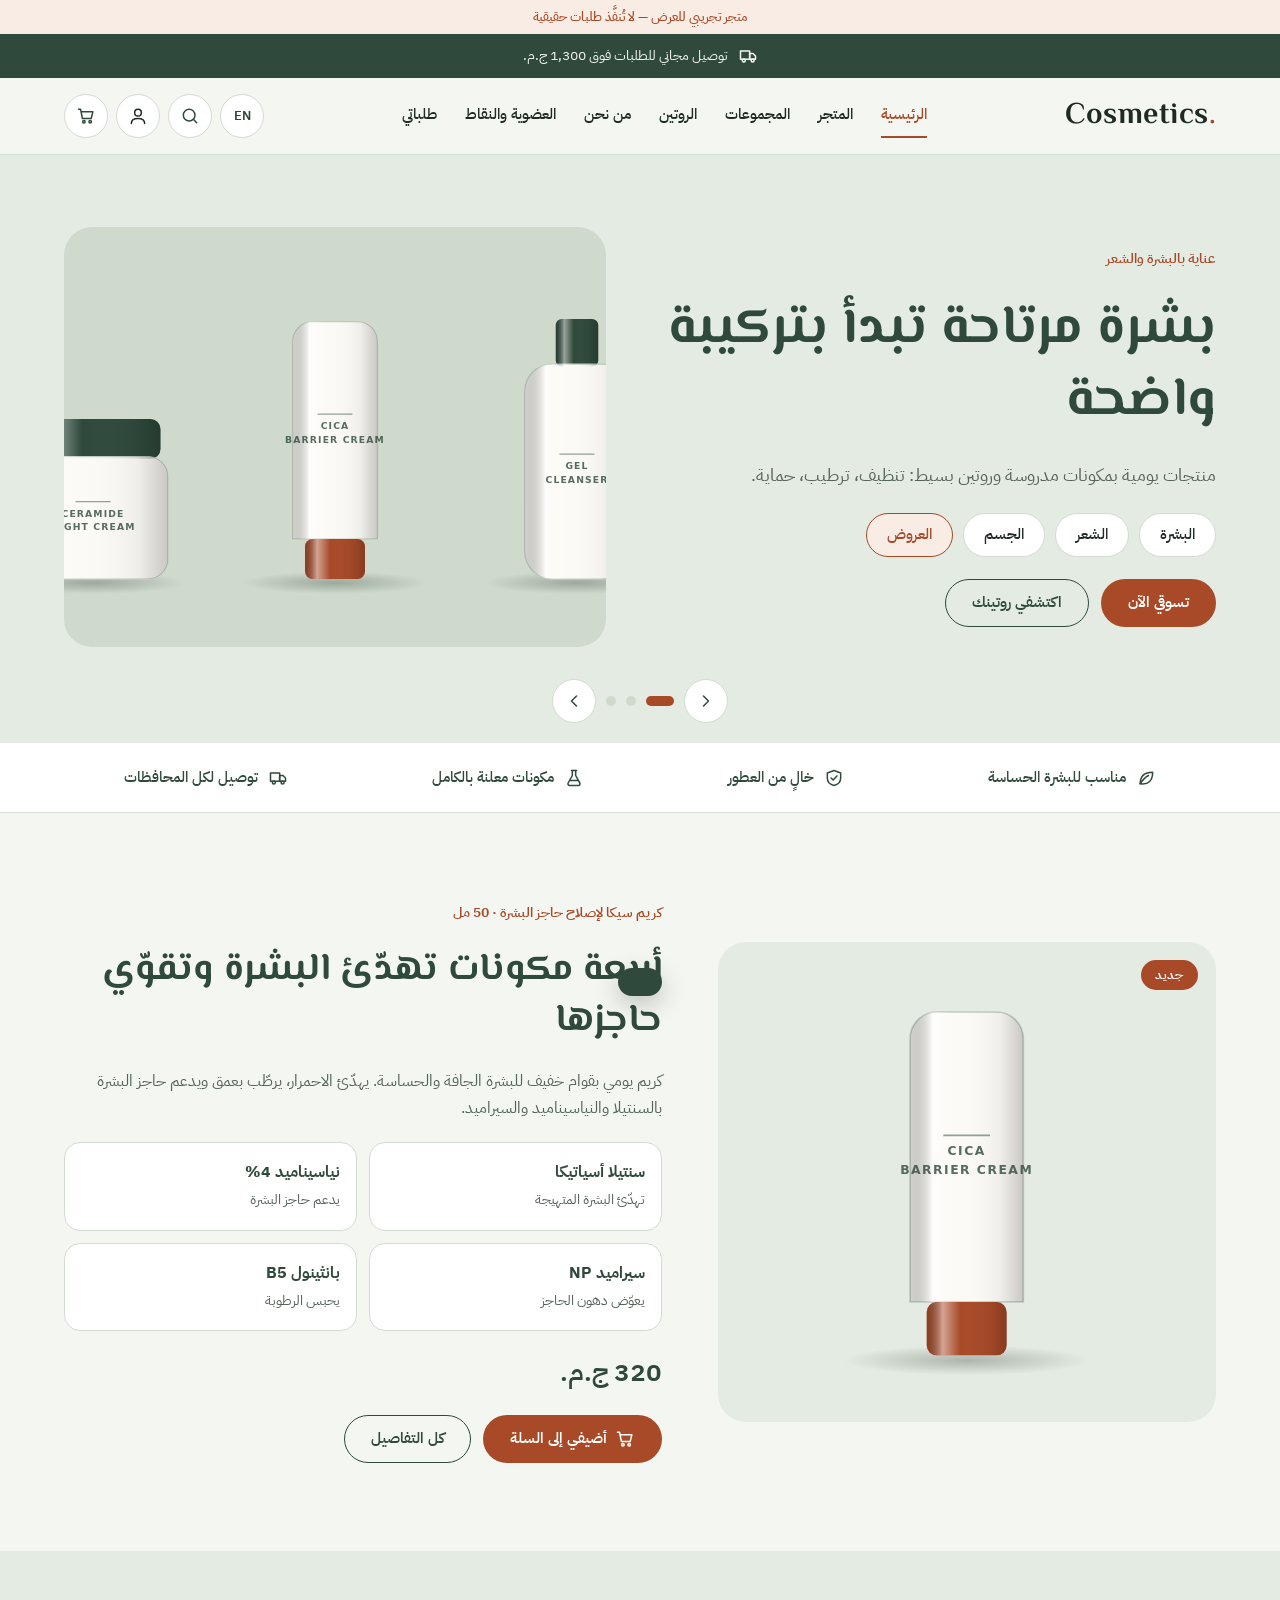
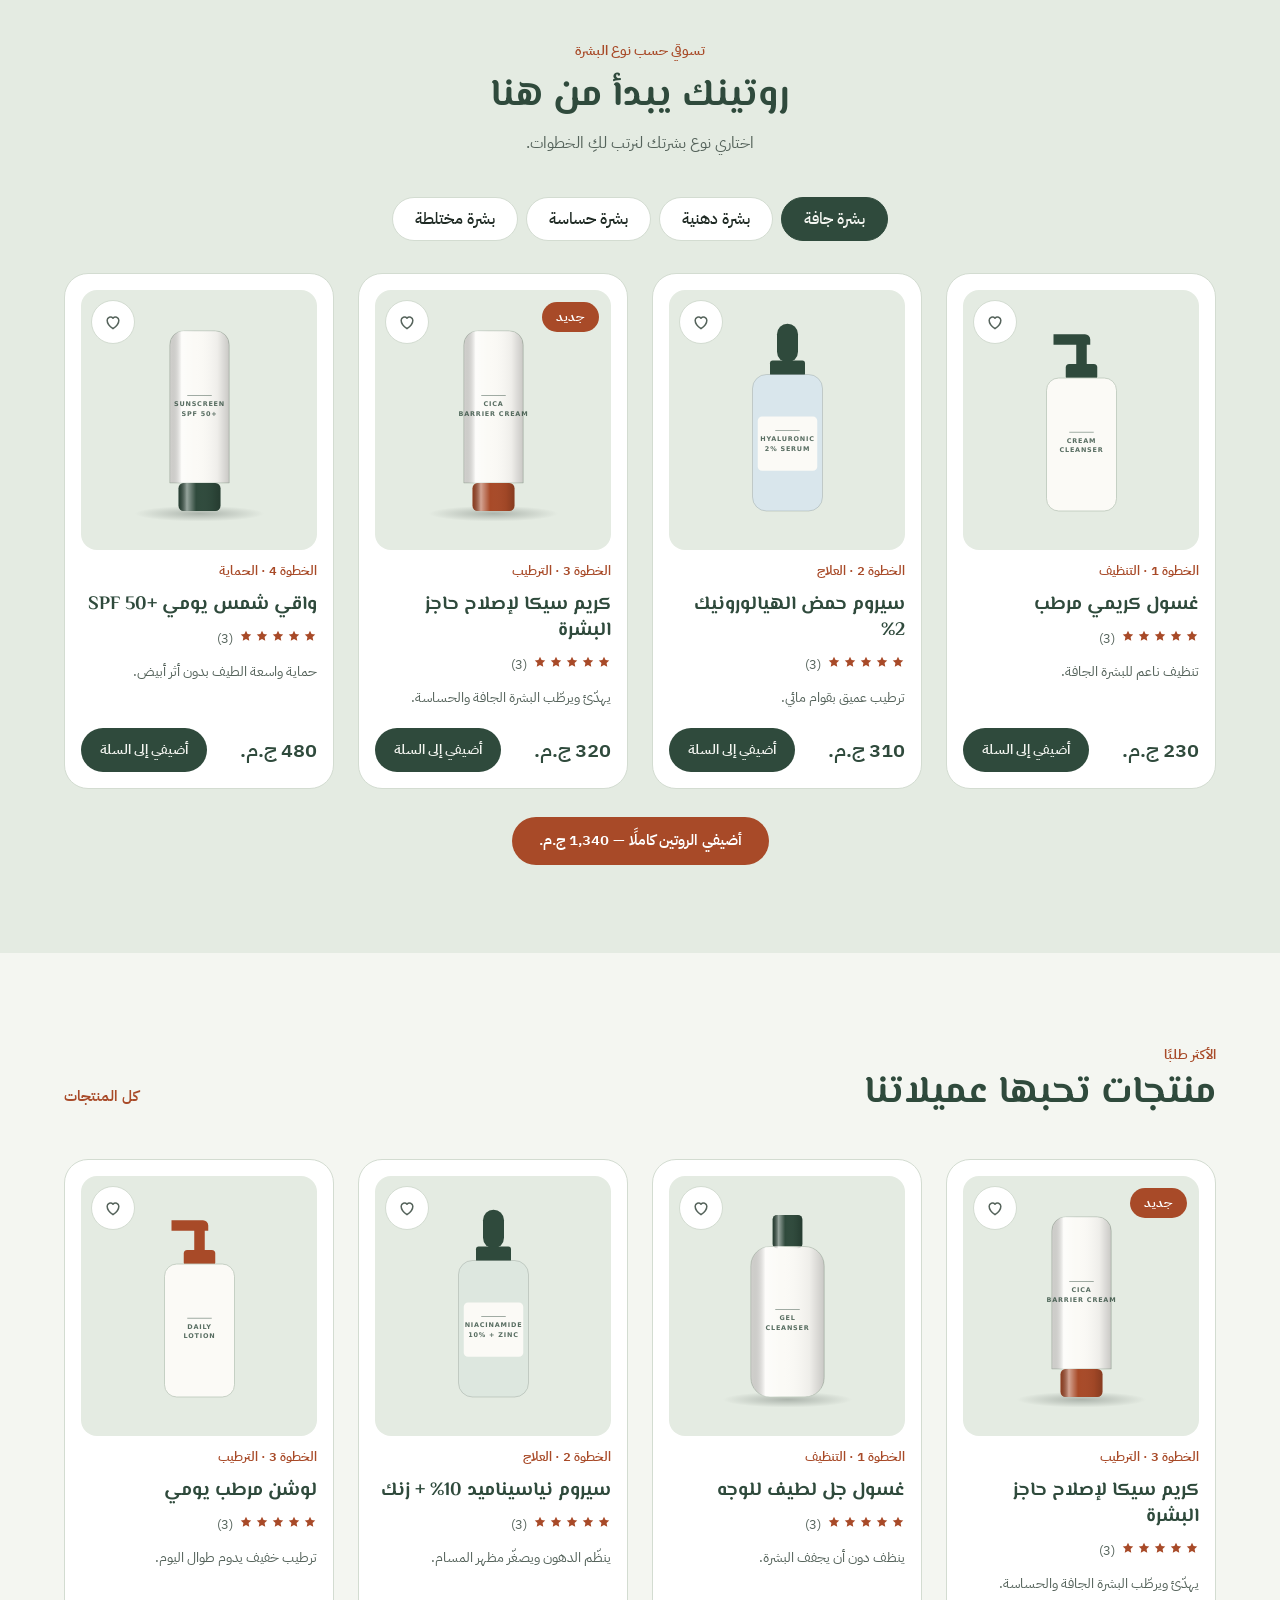
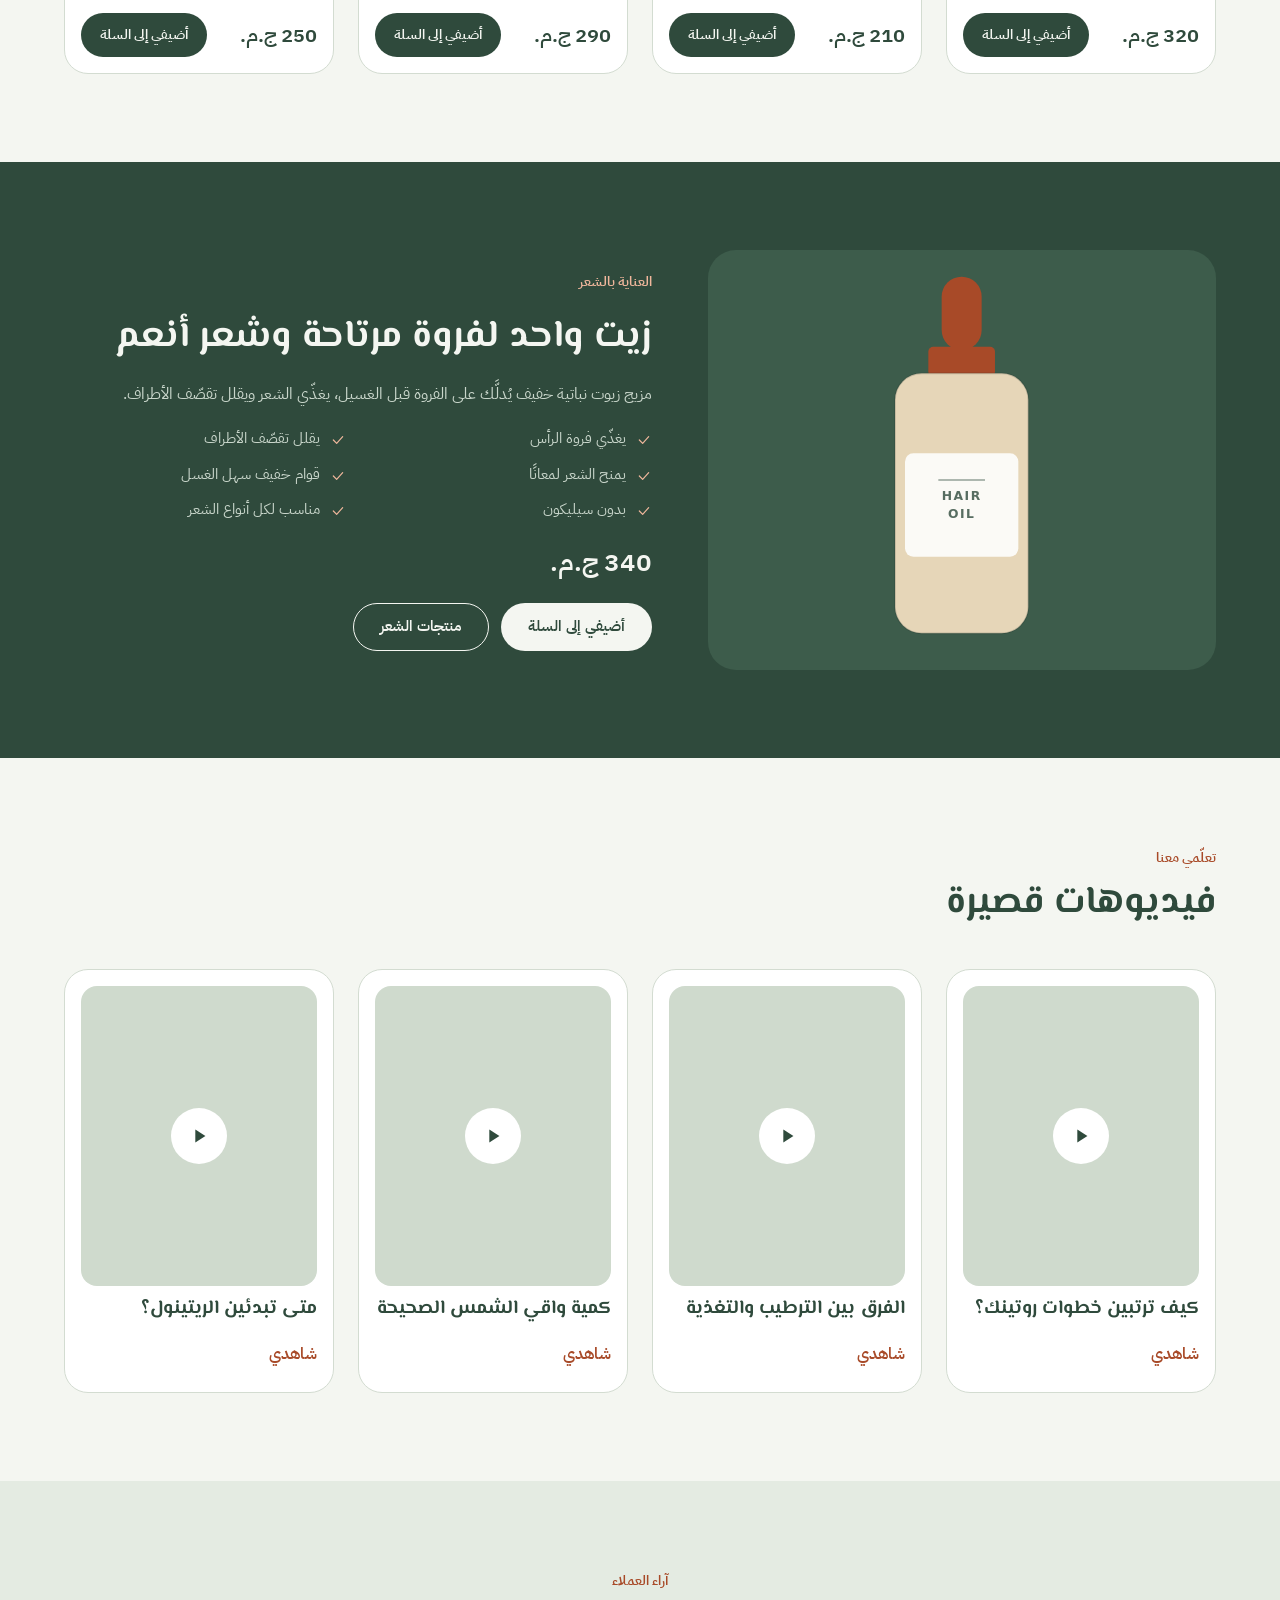
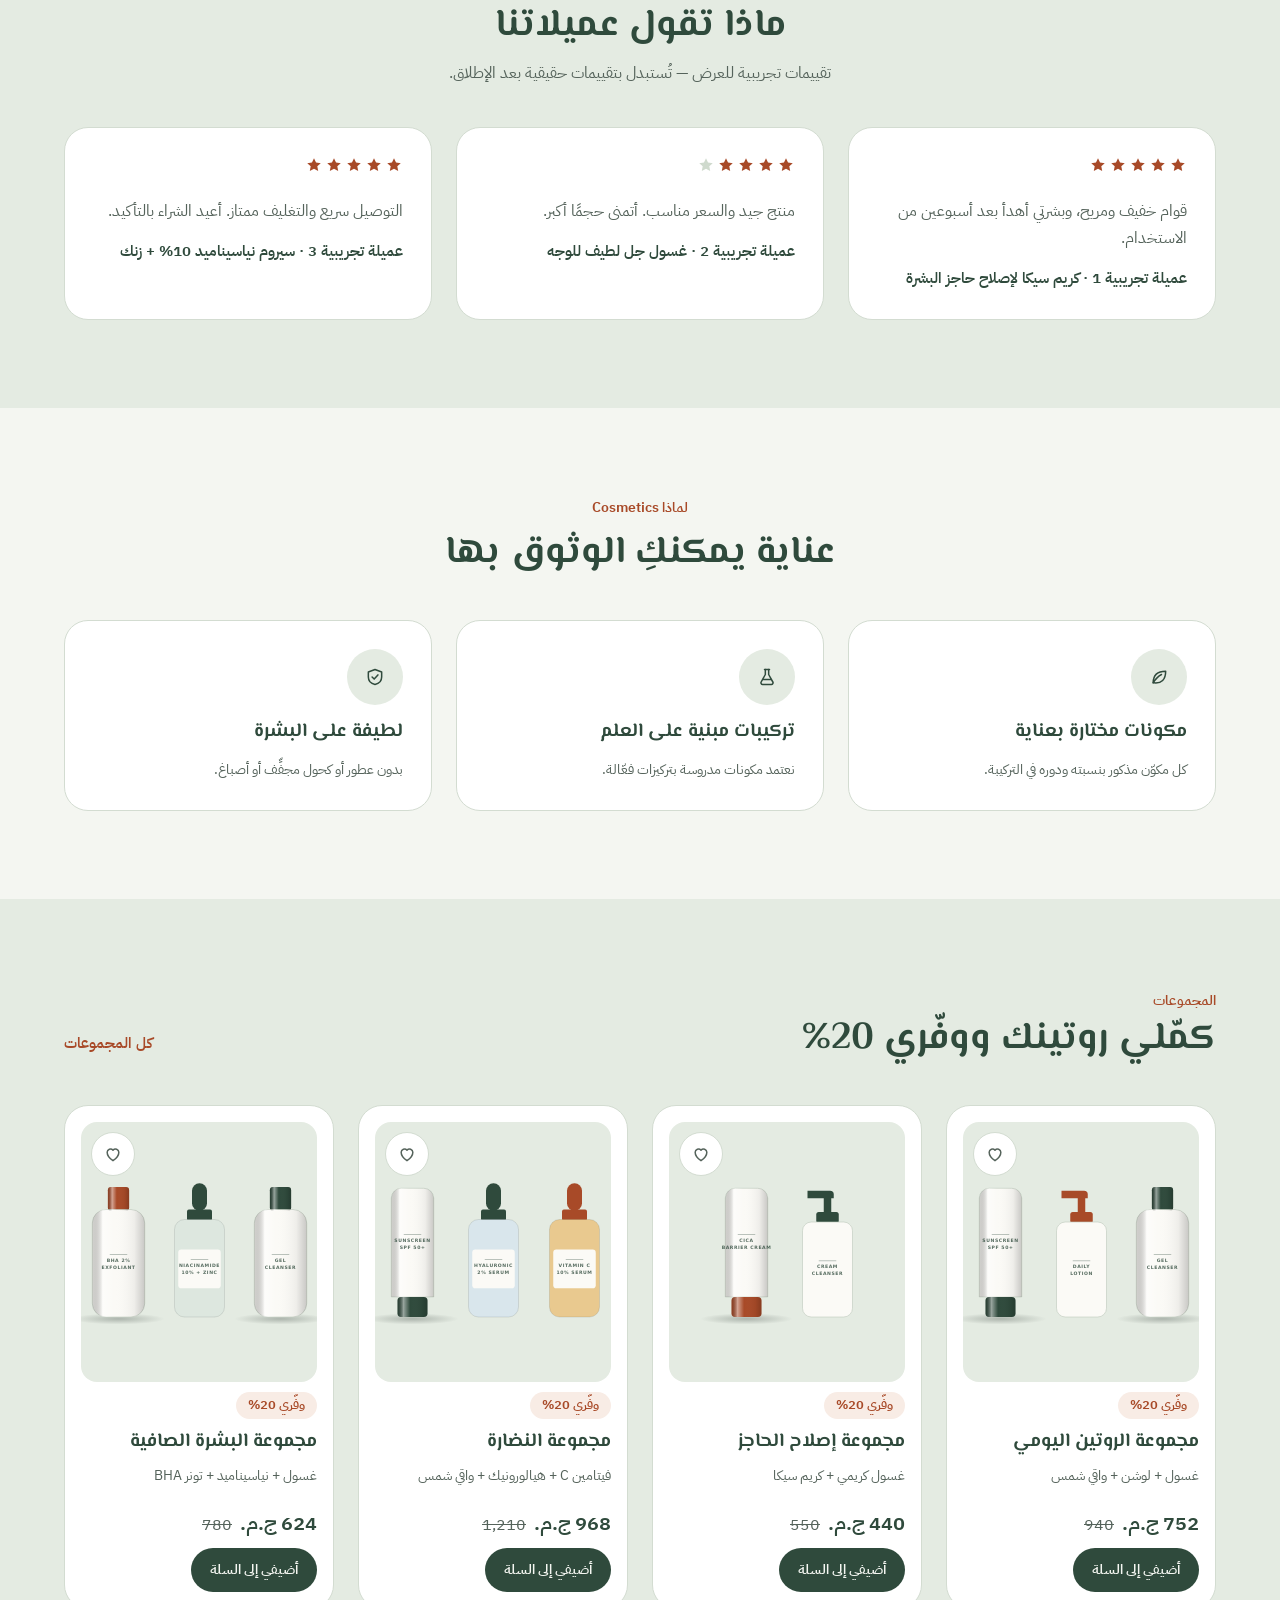
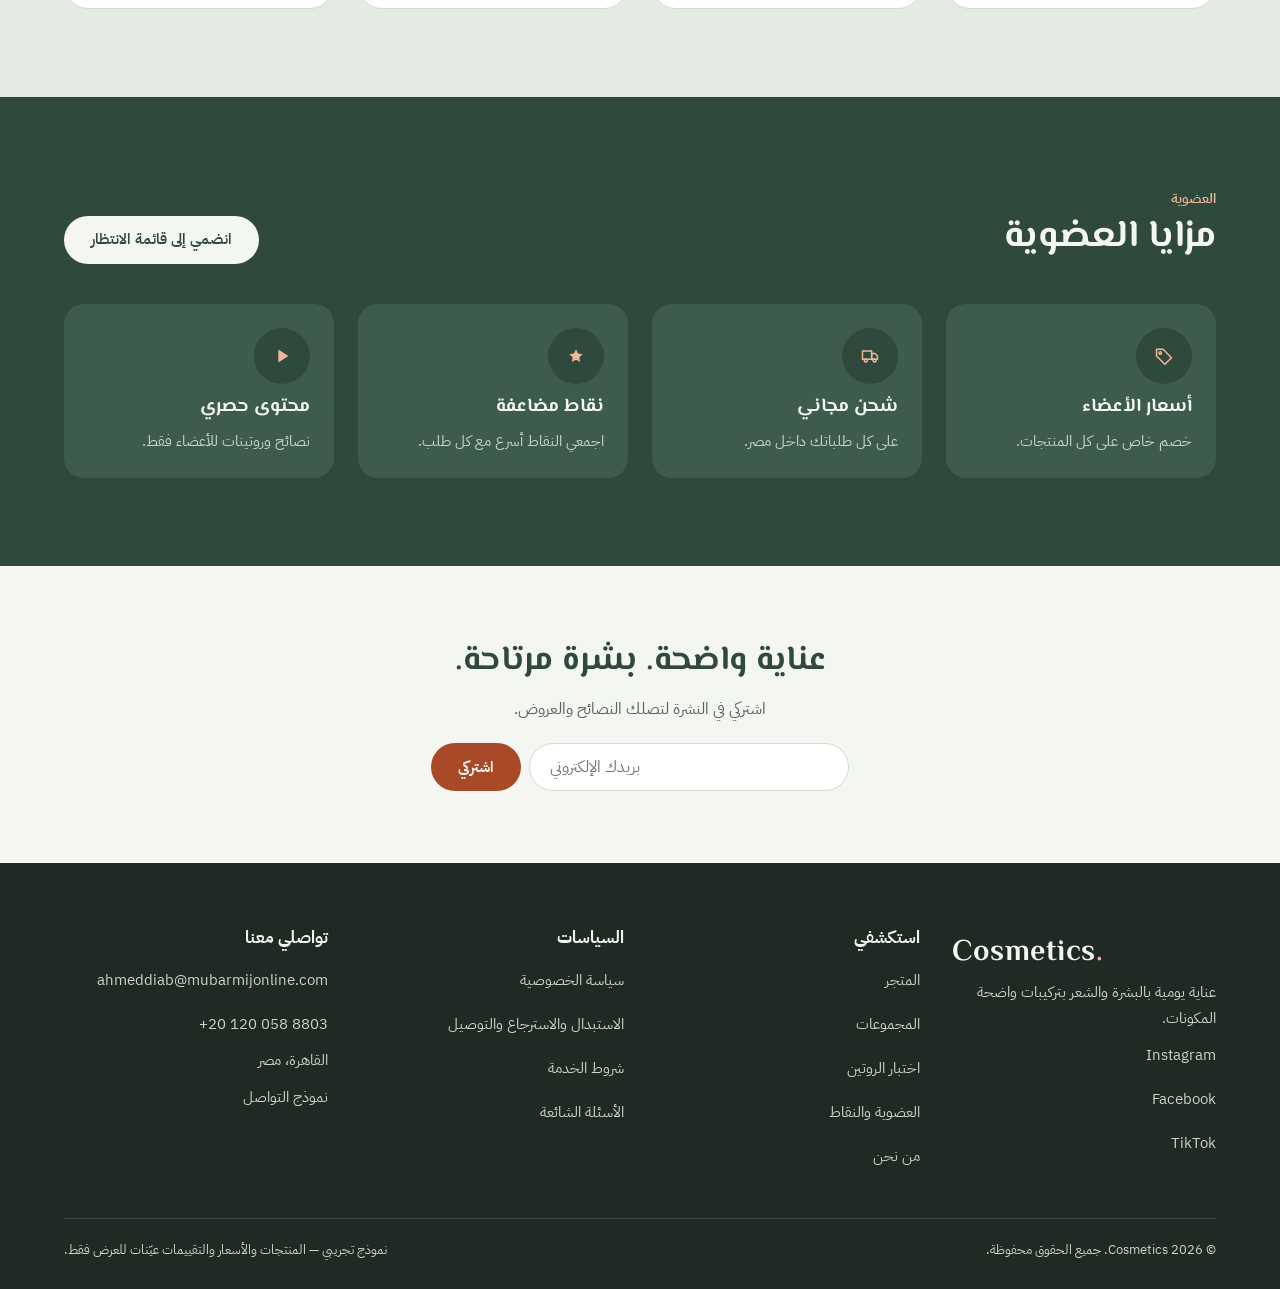
<file: index.html>
<!doctype html>
<html lang="ar" dir="rtl">
<head>
<meta charset="utf-8">
<meta name="viewport" content="width=device-width, initial-scale=1">
<title>عناية بالبشرة والشعر — Cosmetics</title>
<meta name="description" content="متجر Cosmetics التجريبي للعناية بالبشرة والشعر.">
<link rel="preconnect" href="https://fonts.googleapis.com">
<link rel="preconnect" href="https://fonts.gstatic.com" crossorigin>
<link href="https://fonts.googleapis.com/css2?family=El+Messiri:wght@500;600;700&family=IBM+Plex+Sans+Arabic:wght@400;500;600&display=swap" rel="stylesheet">
<link rel="stylesheet" href="style.css">
<link rel="stylesheet" href="app.css">
</head>
<body data-page="home">
<div class="page"><main id="main"></main></div>
<noscript><p style="padding:24px;text-align:center">يحتاج هذا المتجر التجريبي إلى تفعيل JavaScript.</p></noscript>
<script src="data.js"></script>
<script src="app.js"></script>
</body>
</html>
</file>
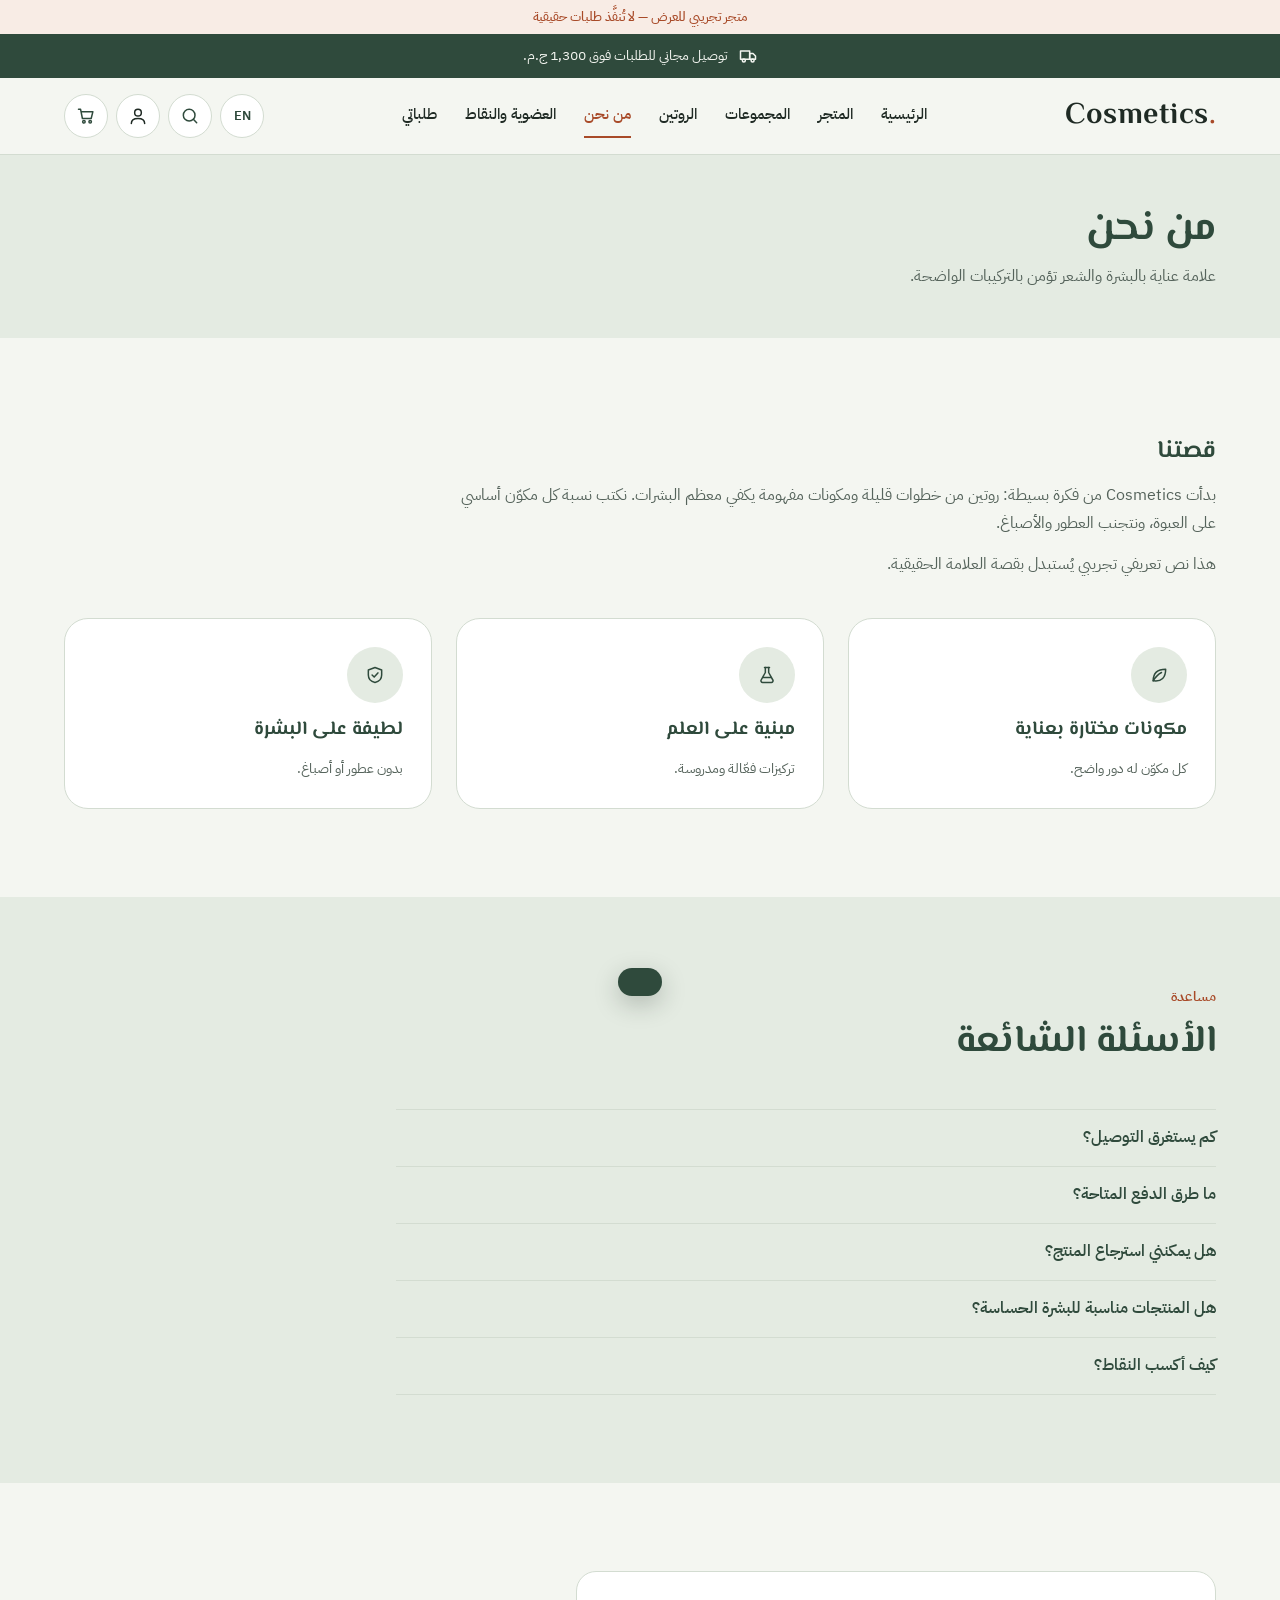
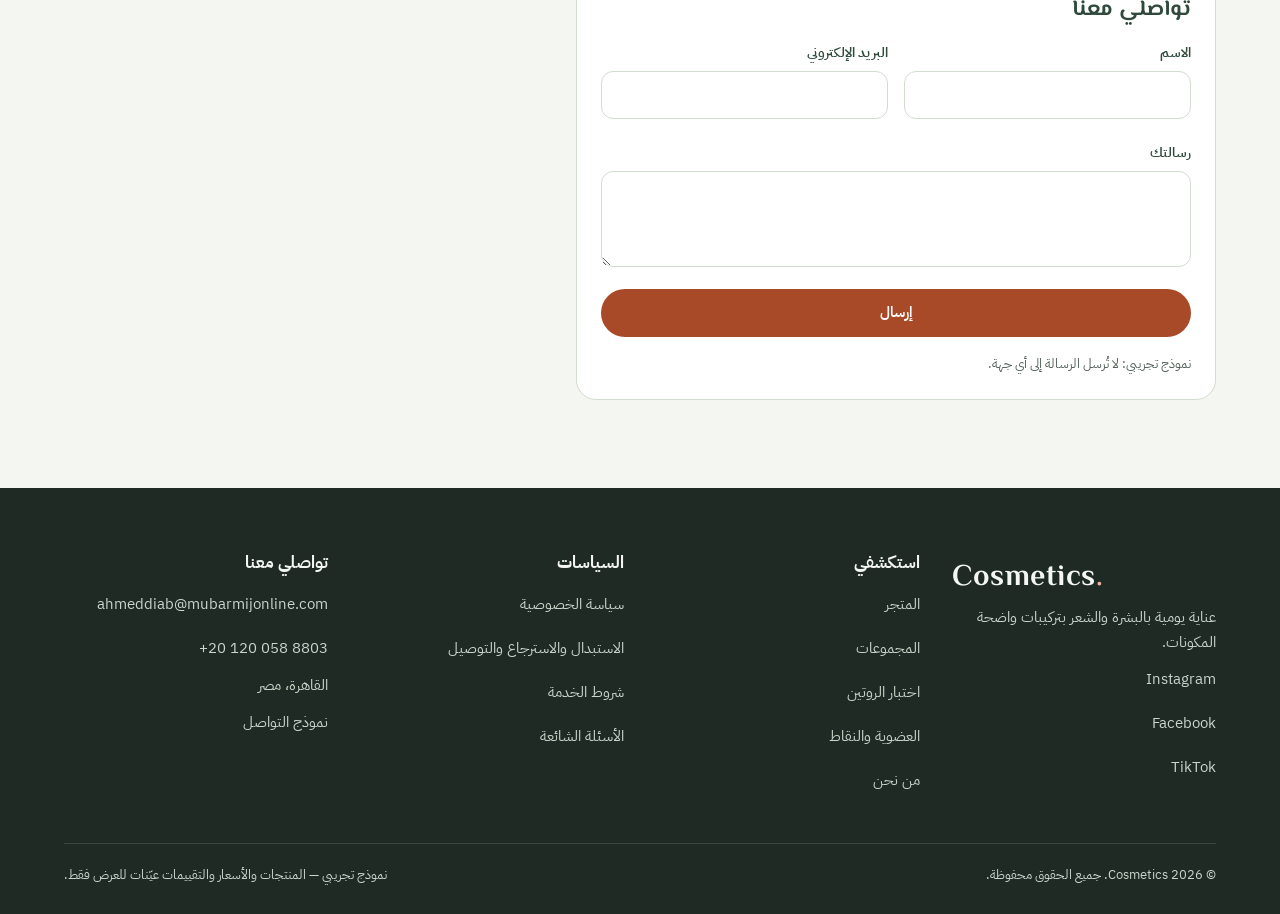
<file: about.html>
<!doctype html>
<html lang="ar" dir="rtl">
<head>
<meta charset="utf-8">
<meta name="viewport" content="width=device-width, initial-scale=1">
<title>من نحن — Cosmetics</title>
<meta name="description" content="متجر Cosmetics التجريبي للعناية بالبشرة والشعر.">
<link rel="preconnect" href="https://fonts.googleapis.com">
<link rel="preconnect" href="https://fonts.gstatic.com" crossorigin>
<link href="https://fonts.googleapis.com/css2?family=El+Messiri:wght@500;600;700&family=IBM+Plex+Sans+Arabic:wght@400;500;600&display=swap" rel="stylesheet">
<link rel="stylesheet" href="style.css">
<link rel="stylesheet" href="app.css">
</head>
<body data-page="about">
<div class="page"><main id="main"></main></div>
<noscript><p style="padding:24px;text-align:center">يحتاج هذا المتجر التجريبي إلى تفعيل JavaScript.</p></noscript>
<script src="data.js"></script>
<script src="app.js"></script>
</body>
</html>
</file>
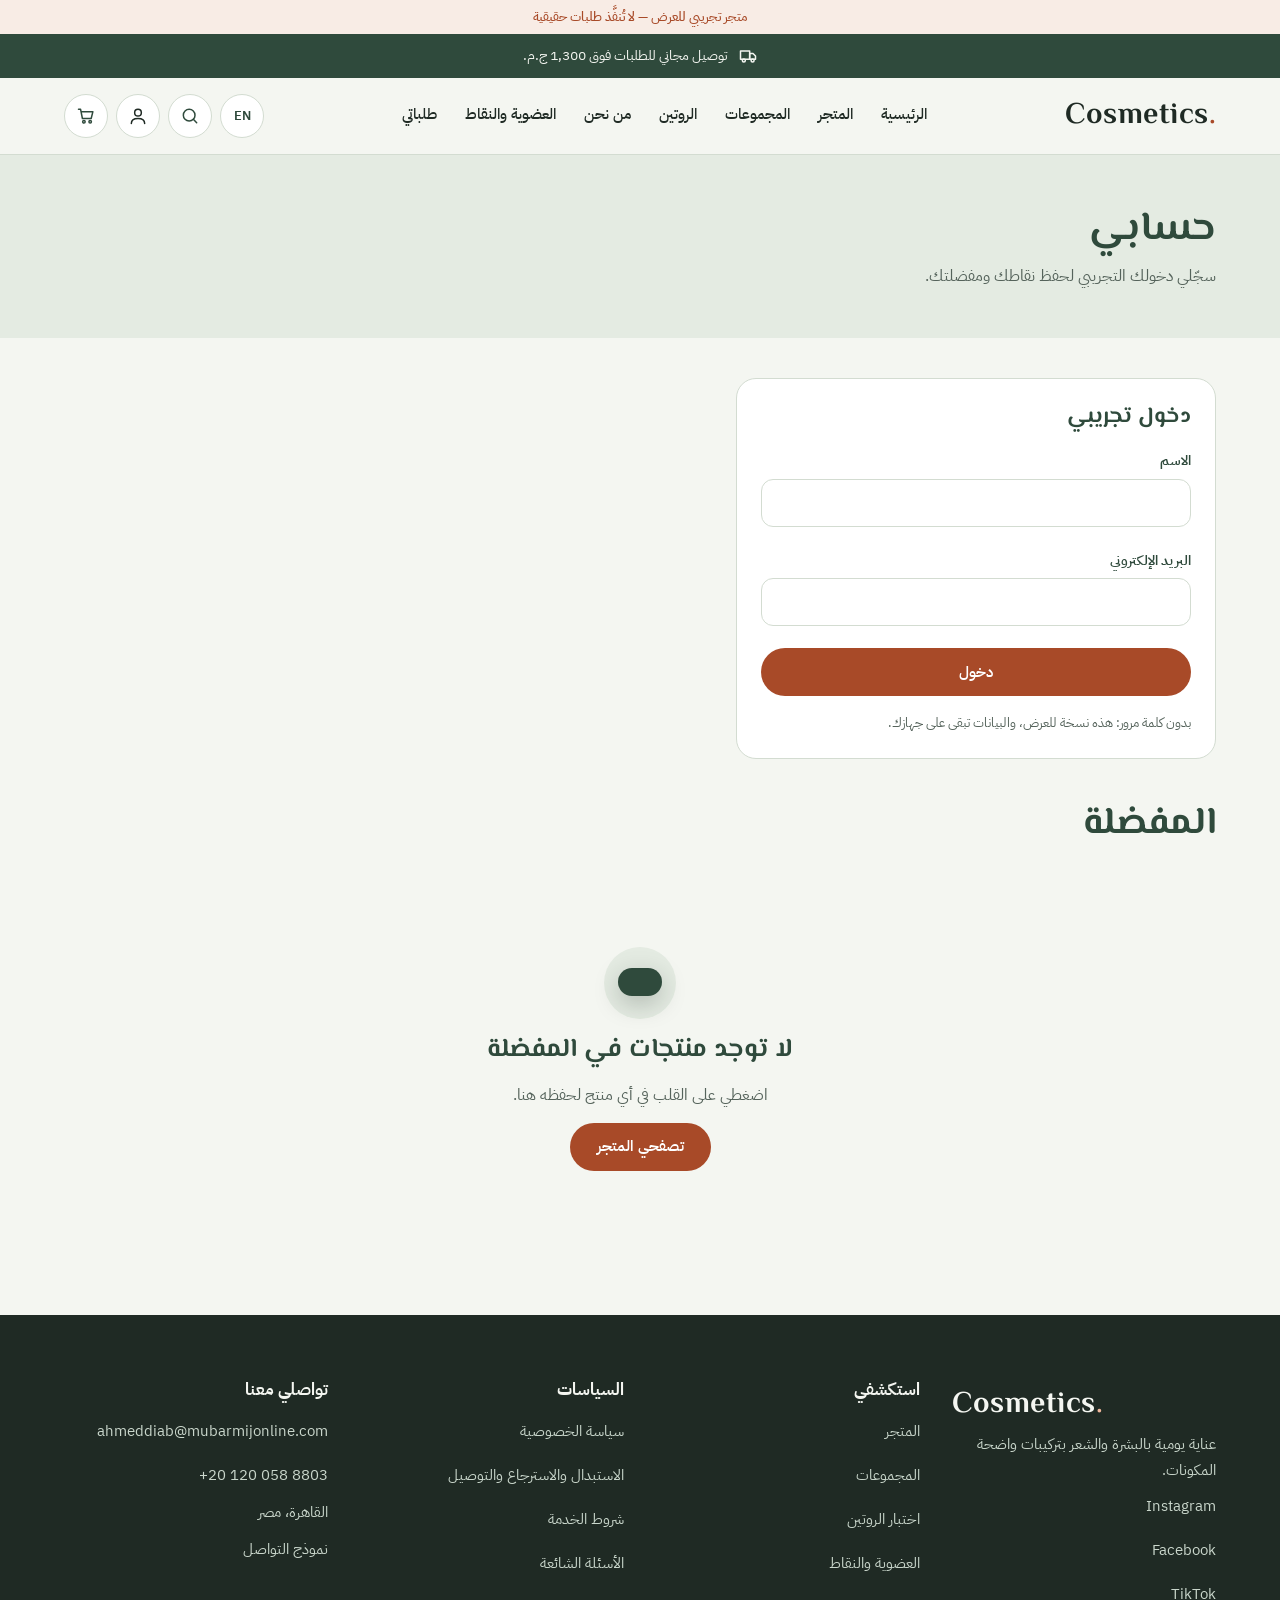
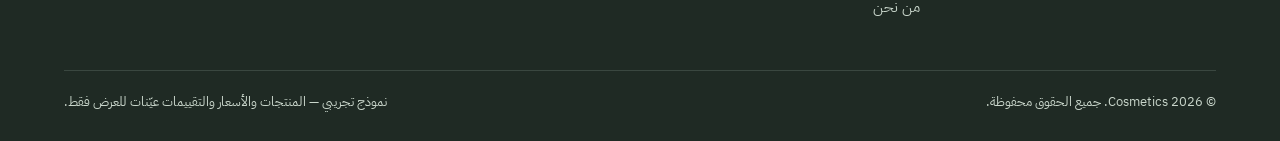
<file: account.html>
<!doctype html>
<html lang="ar" dir="rtl">
<head>
<meta charset="utf-8">
<meta name="viewport" content="width=device-width, initial-scale=1">
<title>حسابي — Cosmetics</title>
<meta name="description" content="متجر Cosmetics التجريبي للعناية بالبشرة والشعر.">
<link rel="preconnect" href="https://fonts.googleapis.com">
<link rel="preconnect" href="https://fonts.gstatic.com" crossorigin>
<link href="https://fonts.googleapis.com/css2?family=El+Messiri:wght@500;600;700&family=IBM+Plex+Sans+Arabic:wght@400;500;600&display=swap" rel="stylesheet">
<link rel="stylesheet" href="style.css">
<link rel="stylesheet" href="app.css">
</head>
<body data-page="account">
<div class="page"><main id="main"></main></div>
<noscript><p style="padding:24px;text-align:center">يحتاج هذا المتجر التجريبي إلى تفعيل JavaScript.</p></noscript>
<script src="data.js"></script>
<script src="app.js"></script>
</body>
</html>
</file>
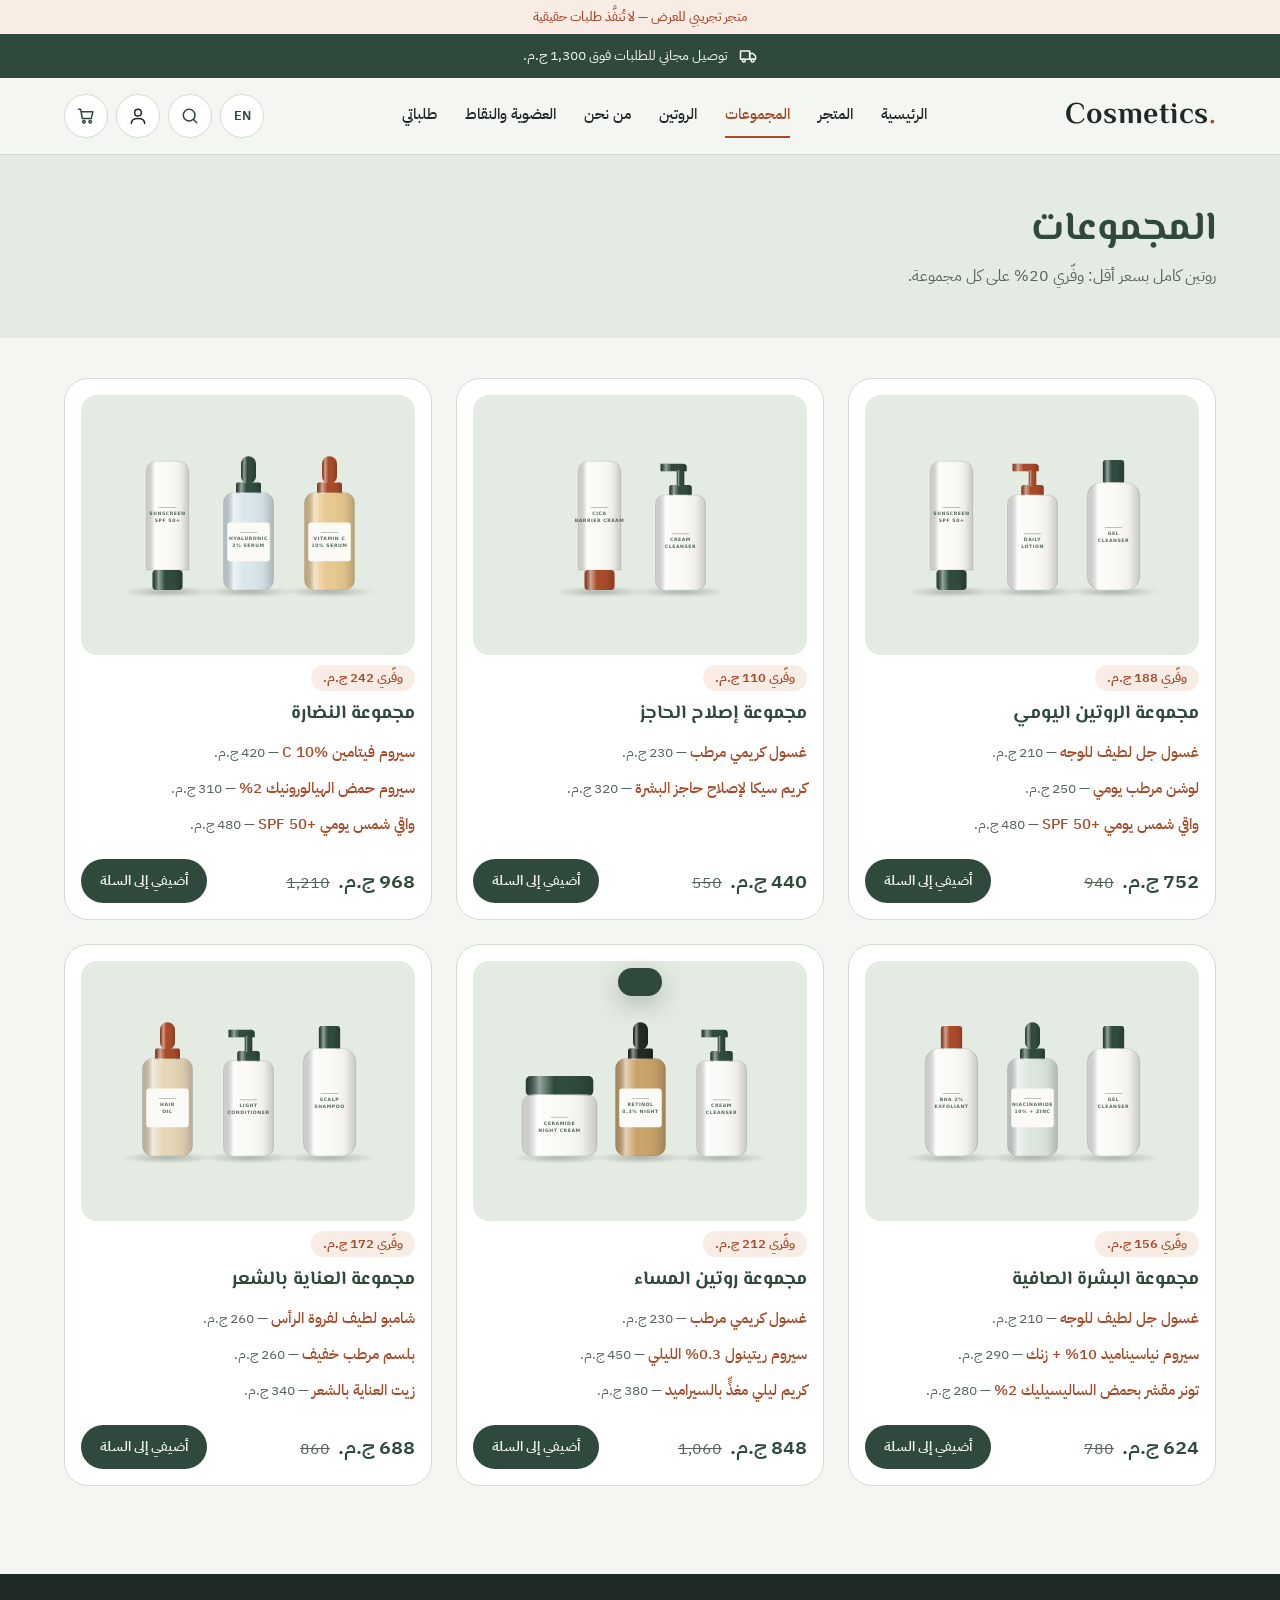
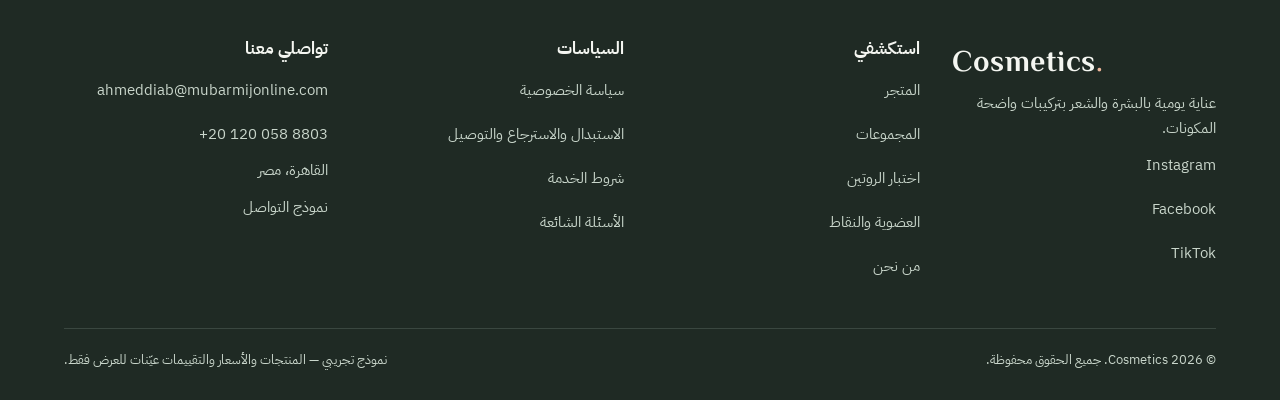
<file: bundles.html>
<!doctype html>
<html lang="ar" dir="rtl">
<head>
<meta charset="utf-8">
<meta name="viewport" content="width=device-width, initial-scale=1">
<title>المجموعات — Cosmetics</title>
<meta name="description" content="متجر Cosmetics التجريبي للعناية بالبشرة والشعر.">
<link rel="preconnect" href="https://fonts.googleapis.com">
<link rel="preconnect" href="https://fonts.gstatic.com" crossorigin>
<link href="https://fonts.googleapis.com/css2?family=El+Messiri:wght@500;600;700&family=IBM+Plex+Sans+Arabic:wght@400;500;600&display=swap" rel="stylesheet">
<link rel="stylesheet" href="style.css">
<link rel="stylesheet" href="app.css">
</head>
<body data-page="bundles">
<div class="page"><main id="main"></main></div>
<noscript><p style="padding:24px;text-align:center">يحتاج هذا المتجر التجريبي إلى تفعيل JavaScript.</p></noscript>
<script src="data.js"></script>
<script src="app.js"></script>
</body>
</html>
</file>
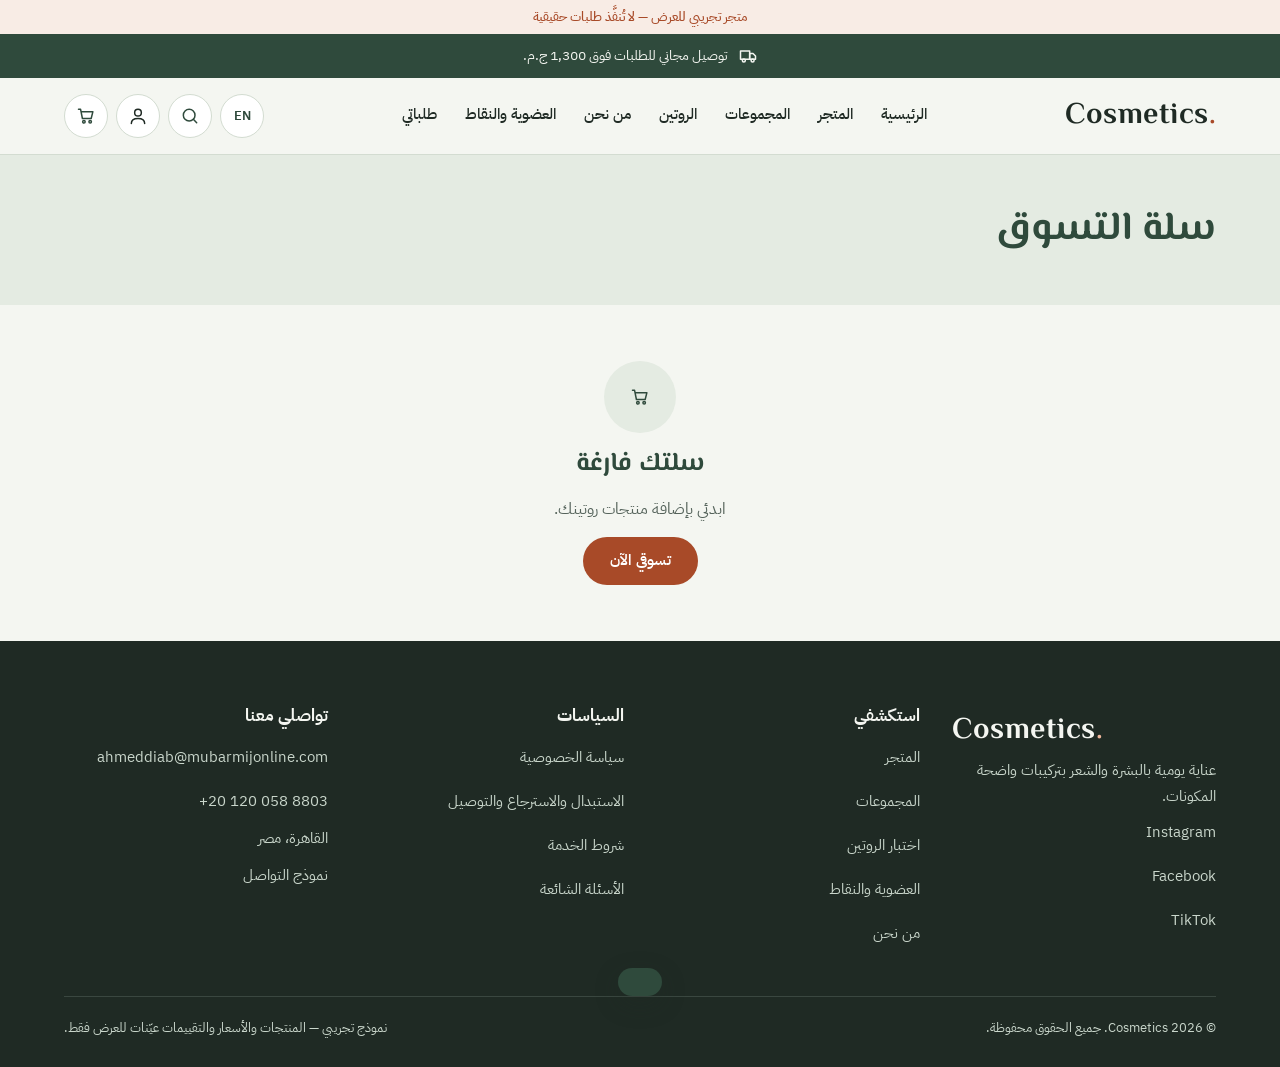
<file: cart.html>
<!doctype html>
<html lang="ar" dir="rtl">
<head>
<meta charset="utf-8">
<meta name="viewport" content="width=device-width, initial-scale=1">
<title>سلة التسوق — Cosmetics</title>
<meta name="description" content="متجر Cosmetics التجريبي للعناية بالبشرة والشعر.">
<link rel="preconnect" href="https://fonts.googleapis.com">
<link rel="preconnect" href="https://fonts.gstatic.com" crossorigin>
<link href="https://fonts.googleapis.com/css2?family=El+Messiri:wght@500;600;700&family=IBM+Plex+Sans+Arabic:wght@400;500;600&display=swap" rel="stylesheet">
<link rel="stylesheet" href="style.css">
<link rel="stylesheet" href="app.css">
</head>
<body data-page="cart">
<div class="page"><main id="main"></main></div>
<noscript><p style="padding:24px;text-align:center">يحتاج هذا المتجر التجريبي إلى تفعيل JavaScript.</p></noscript>
<script src="data.js"></script>
<script src="app.js"></script>
</body>
</html>
</file>
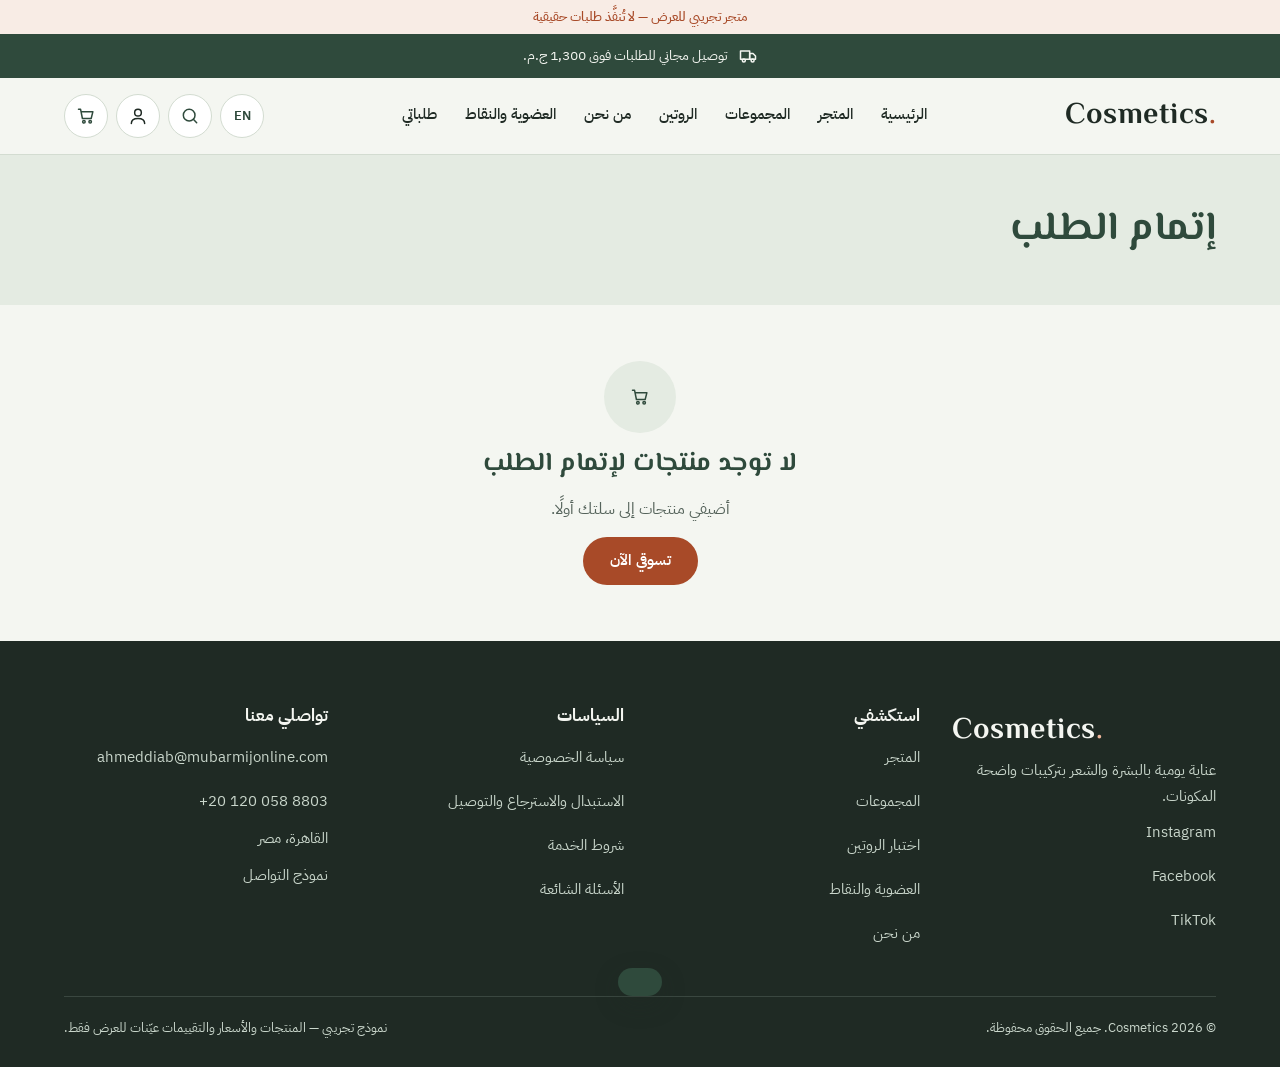
<file: checkout.html>
<!doctype html>
<html lang="ar" dir="rtl">
<head>
<meta charset="utf-8">
<meta name="viewport" content="width=device-width, initial-scale=1">
<title>إتمام الطلب — Cosmetics</title>
<meta name="description" content="متجر Cosmetics التجريبي للعناية بالبشرة والشعر.">
<link rel="preconnect" href="https://fonts.googleapis.com">
<link rel="preconnect" href="https://fonts.gstatic.com" crossorigin>
<link href="https://fonts.googleapis.com/css2?family=El+Messiri:wght@500;600;700&family=IBM+Plex+Sans+Arabic:wght@400;500;600&display=swap" rel="stylesheet">
<link rel="stylesheet" href="style.css">
<link rel="stylesheet" href="app.css">
</head>
<body data-page="checkout">
<div class="page"><main id="main"></main></div>
<noscript><p style="padding:24px;text-align:center">يحتاج هذا المتجر التجريبي إلى تفعيل JavaScript.</p></noscript>
<script src="data.js"></script>
<script src="app.js"></script>
</body>
</html>
</file>
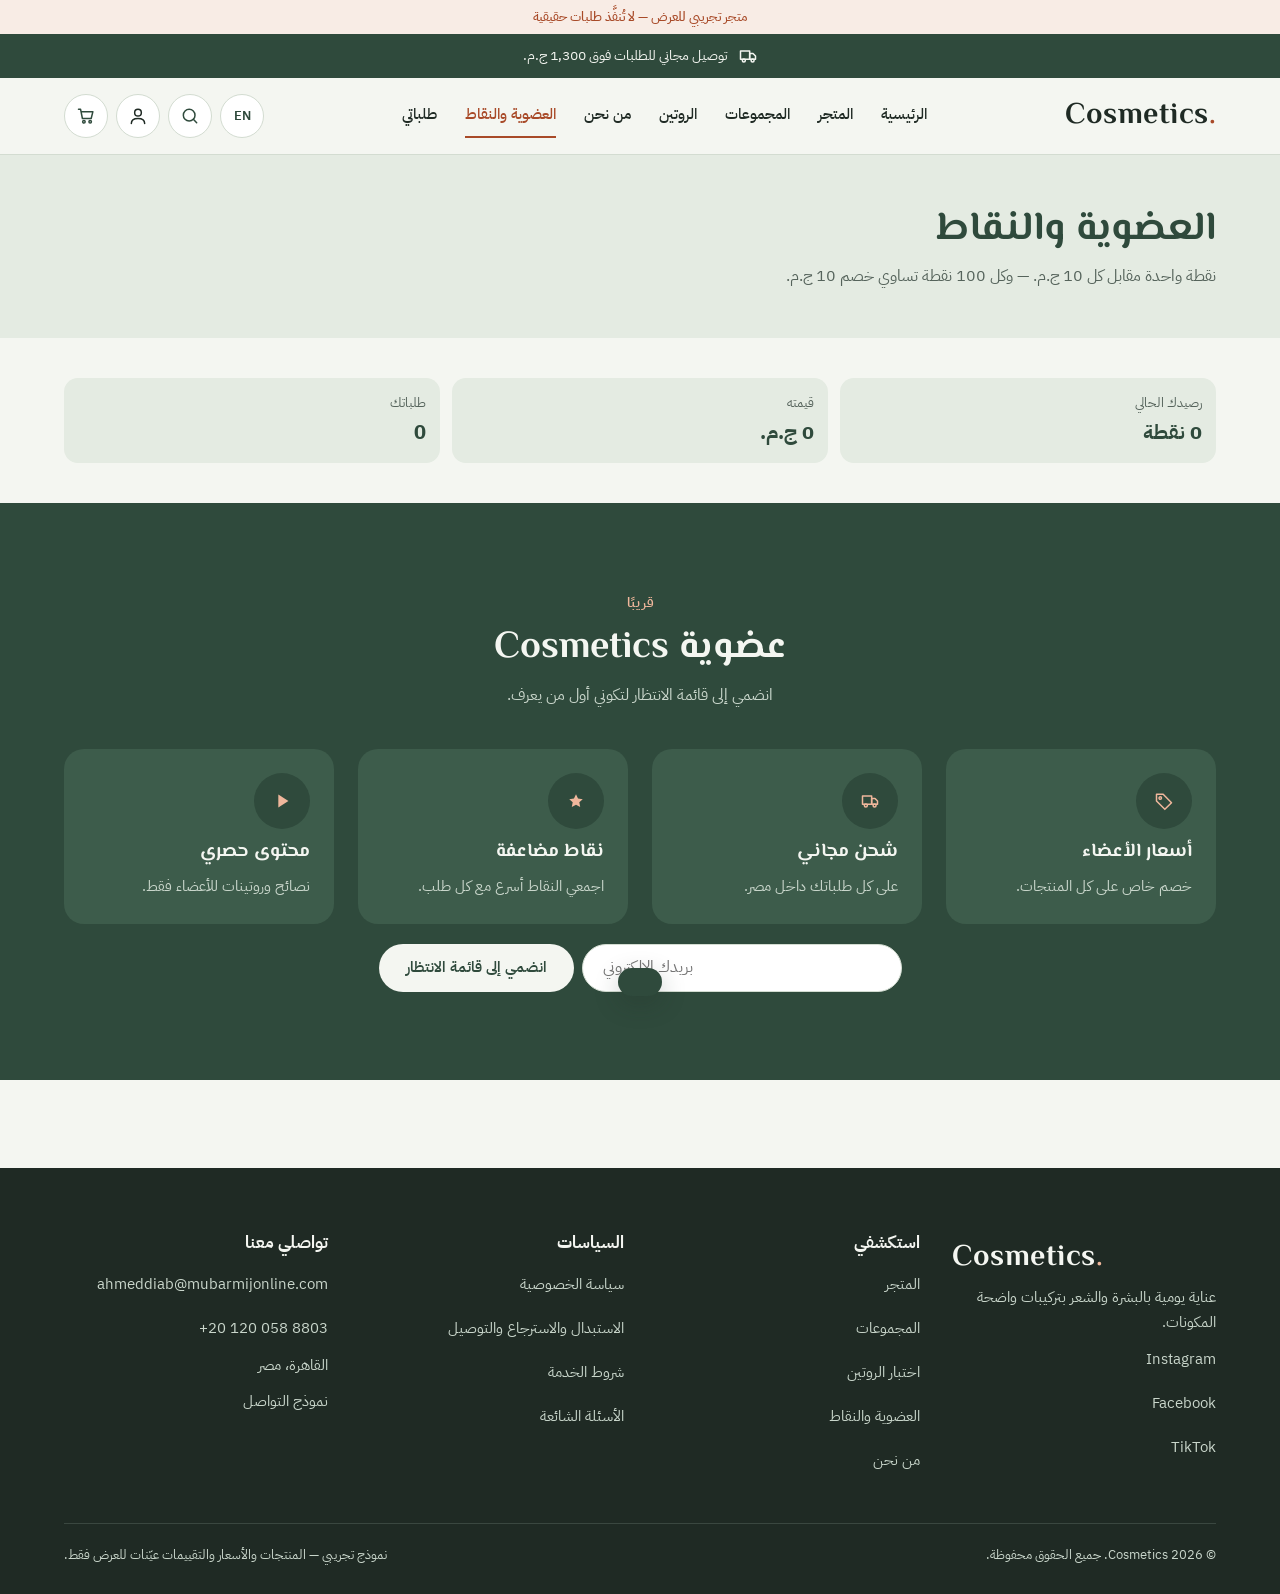
<file: membership.html>
<!doctype html>
<html lang="ar" dir="rtl">
<head>
<meta charset="utf-8">
<meta name="viewport" content="width=device-width, initial-scale=1">
<title>العضوية والنقاط — Cosmetics</title>
<meta name="description" content="متجر Cosmetics التجريبي للعناية بالبشرة والشعر.">
<link rel="preconnect" href="https://fonts.googleapis.com">
<link rel="preconnect" href="https://fonts.gstatic.com" crossorigin>
<link href="https://fonts.googleapis.com/css2?family=El+Messiri:wght@500;600;700&family=IBM+Plex+Sans+Arabic:wght@400;500;600&display=swap" rel="stylesheet">
<link rel="stylesheet" href="style.css">
<link rel="stylesheet" href="app.css">
</head>
<body data-page="membership">
<div class="page"><main id="main"></main></div>
<noscript><p style="padding:24px;text-align:center">يحتاج هذا المتجر التجريبي إلى تفعيل JavaScript.</p></noscript>
<script src="data.js"></script>
<script src="app.js"></script>
</body>
</html>
</file>
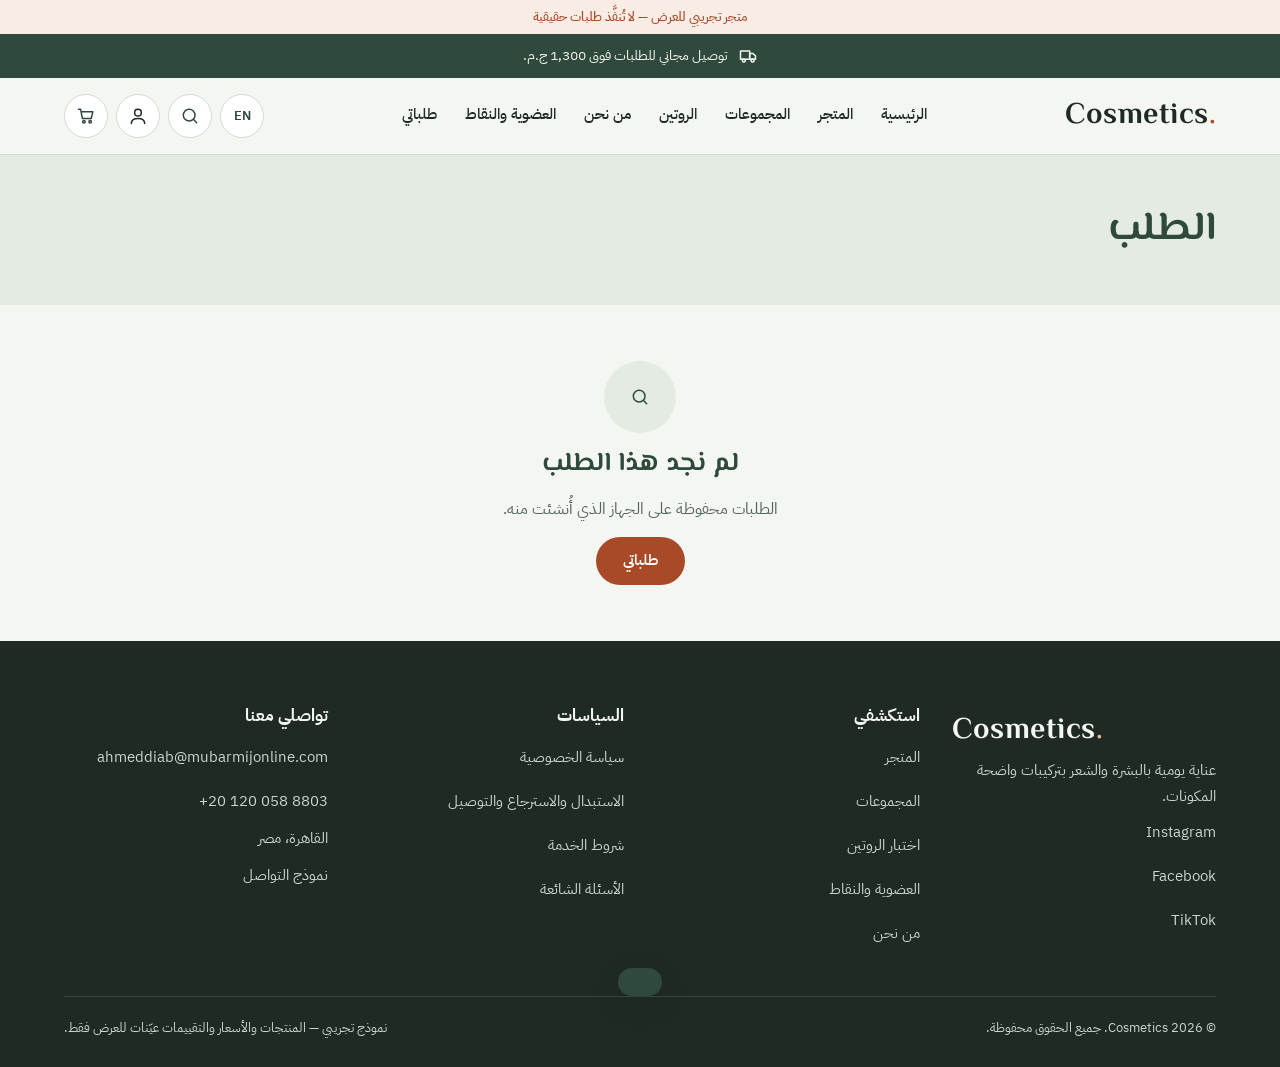
<file: order.html>
<!doctype html>
<html lang="ar" dir="rtl">
<head>
<meta charset="utf-8">
<meta name="viewport" content="width=device-width, initial-scale=1">
<title>تأكيد الطلب — Cosmetics</title>
<meta name="description" content="متجر Cosmetics التجريبي للعناية بالبشرة والشعر.">
<link rel="preconnect" href="https://fonts.googleapis.com">
<link rel="preconnect" href="https://fonts.gstatic.com" crossorigin>
<link href="https://fonts.googleapis.com/css2?family=El+Messiri:wght@500;600;700&family=IBM+Plex+Sans+Arabic:wght@400;500;600&display=swap" rel="stylesheet">
<link rel="stylesheet" href="style.css">
<link rel="stylesheet" href="app.css">
</head>
<body data-page="order">
<div class="page"><main id="main"></main></div>
<noscript><p style="padding:24px;text-align:center">يحتاج هذا المتجر التجريبي إلى تفعيل JavaScript.</p></noscript>
<script src="data.js"></script>
<script src="app.js"></script>
</body>
</html>
</file>
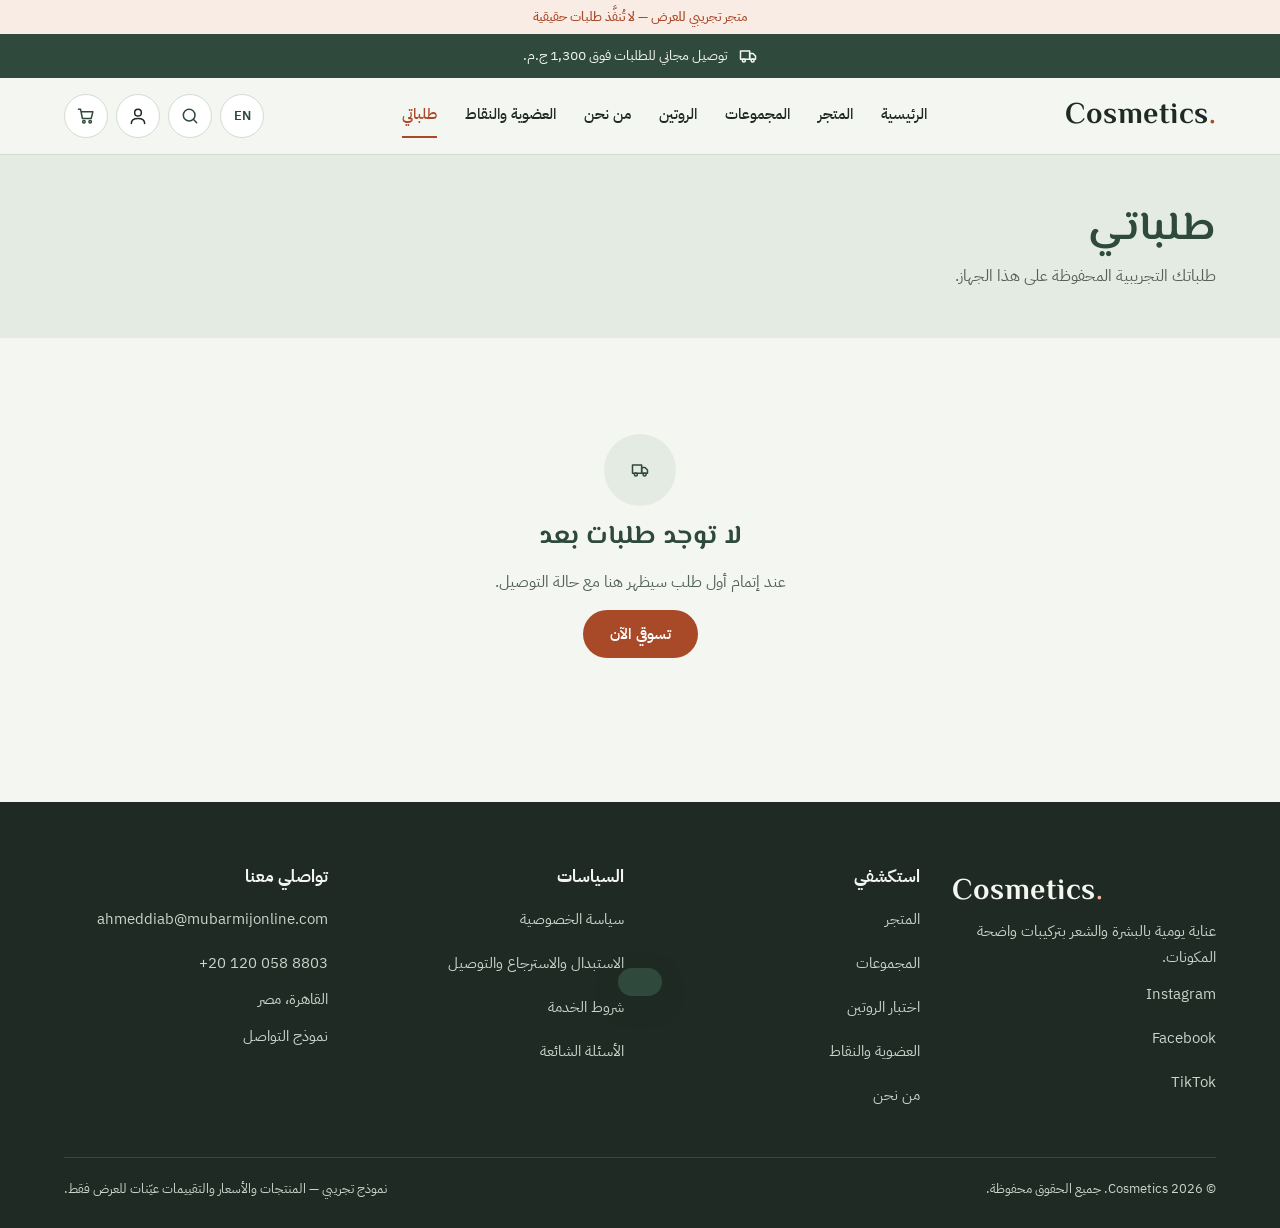
<file: orders.html>
<!doctype html>
<html lang="ar" dir="rtl">
<head>
<meta charset="utf-8">
<meta name="viewport" content="width=device-width, initial-scale=1">
<title>طلباتي — Cosmetics</title>
<meta name="description" content="متجر Cosmetics التجريبي للعناية بالبشرة والشعر.">
<link rel="preconnect" href="https://fonts.googleapis.com">
<link rel="preconnect" href="https://fonts.gstatic.com" crossorigin>
<link href="https://fonts.googleapis.com/css2?family=El+Messiri:wght@500;600;700&family=IBM+Plex+Sans+Arabic:wght@400;500;600&display=swap" rel="stylesheet">
<link rel="stylesheet" href="style.css">
<link rel="stylesheet" href="app.css">
</head>
<body data-page="orders">
<div class="page"><main id="main"></main></div>
<noscript><p style="padding:24px;text-align:center">يحتاج هذا المتجر التجريبي إلى تفعيل JavaScript.</p></noscript>
<script src="data.js"></script>
<script src="app.js"></script>
</body>
</html>
</file>
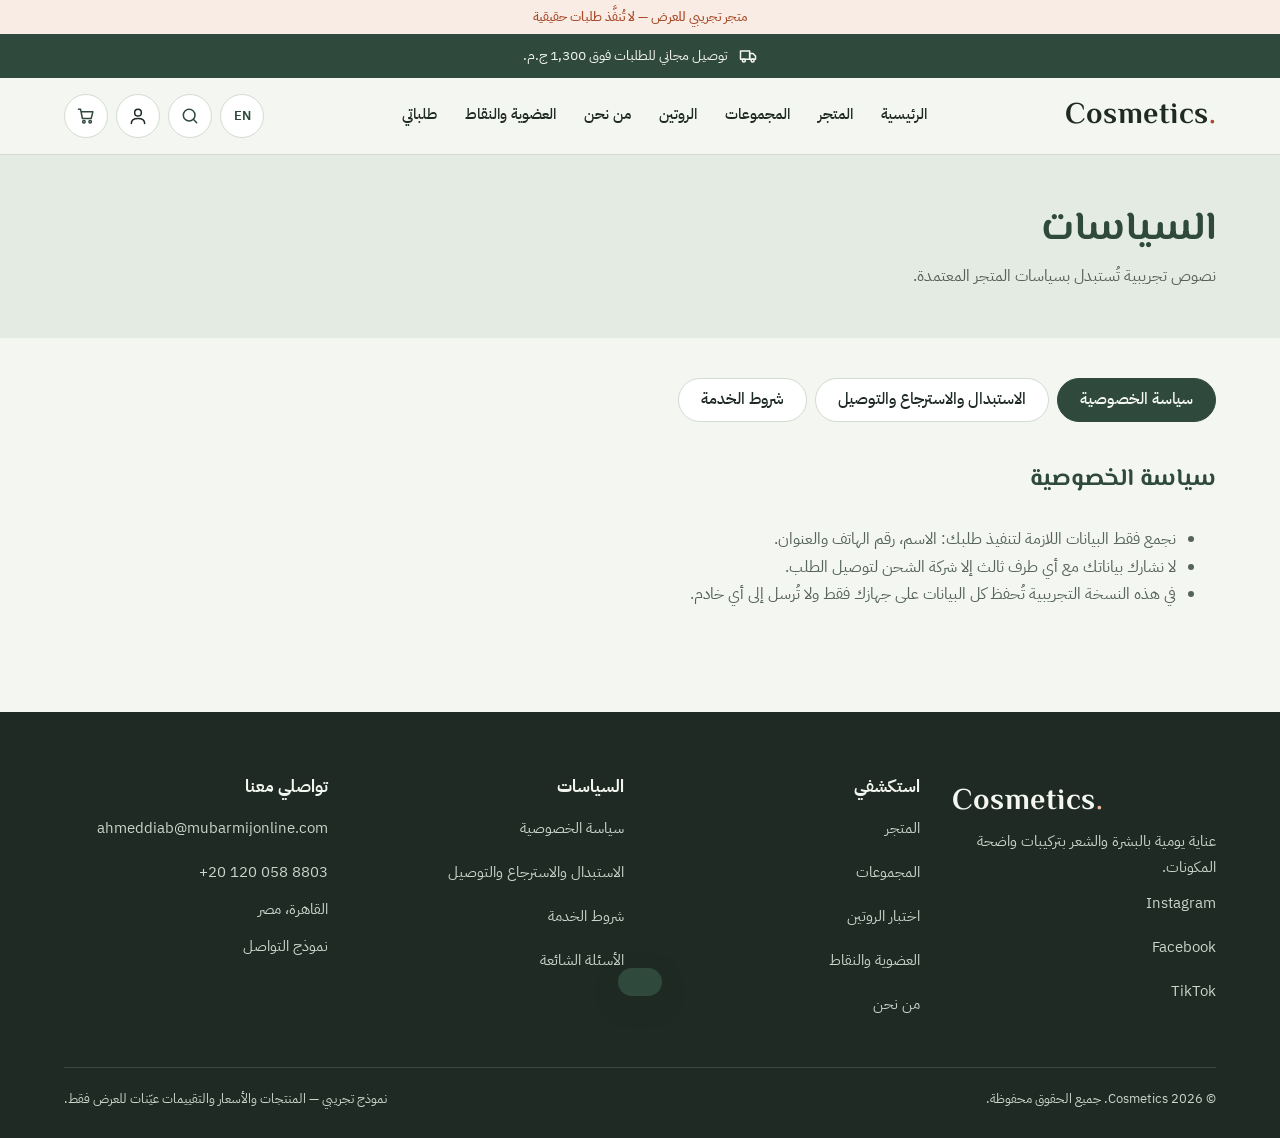
<file: policies.html>
<!doctype html>
<html lang="ar" dir="rtl">
<head>
<meta charset="utf-8">
<meta name="viewport" content="width=device-width, initial-scale=1">
<title>السياسات — Cosmetics</title>
<meta name="description" content="متجر Cosmetics التجريبي للعناية بالبشرة والشعر.">
<link rel="preconnect" href="https://fonts.googleapis.com">
<link rel="preconnect" href="https://fonts.gstatic.com" crossorigin>
<link href="https://fonts.googleapis.com/css2?family=El+Messiri:wght@500;600;700&family=IBM+Plex+Sans+Arabic:wght@400;500;600&display=swap" rel="stylesheet">
<link rel="stylesheet" href="style.css">
<link rel="stylesheet" href="app.css">
</head>
<body data-page="policies">
<div class="page"><main id="main"></main></div>
<noscript><p style="padding:24px;text-align:center">يحتاج هذا المتجر التجريبي إلى تفعيل JavaScript.</p></noscript>
<script src="data.js"></script>
<script src="app.js"></script>
</body>
</html>
</file>
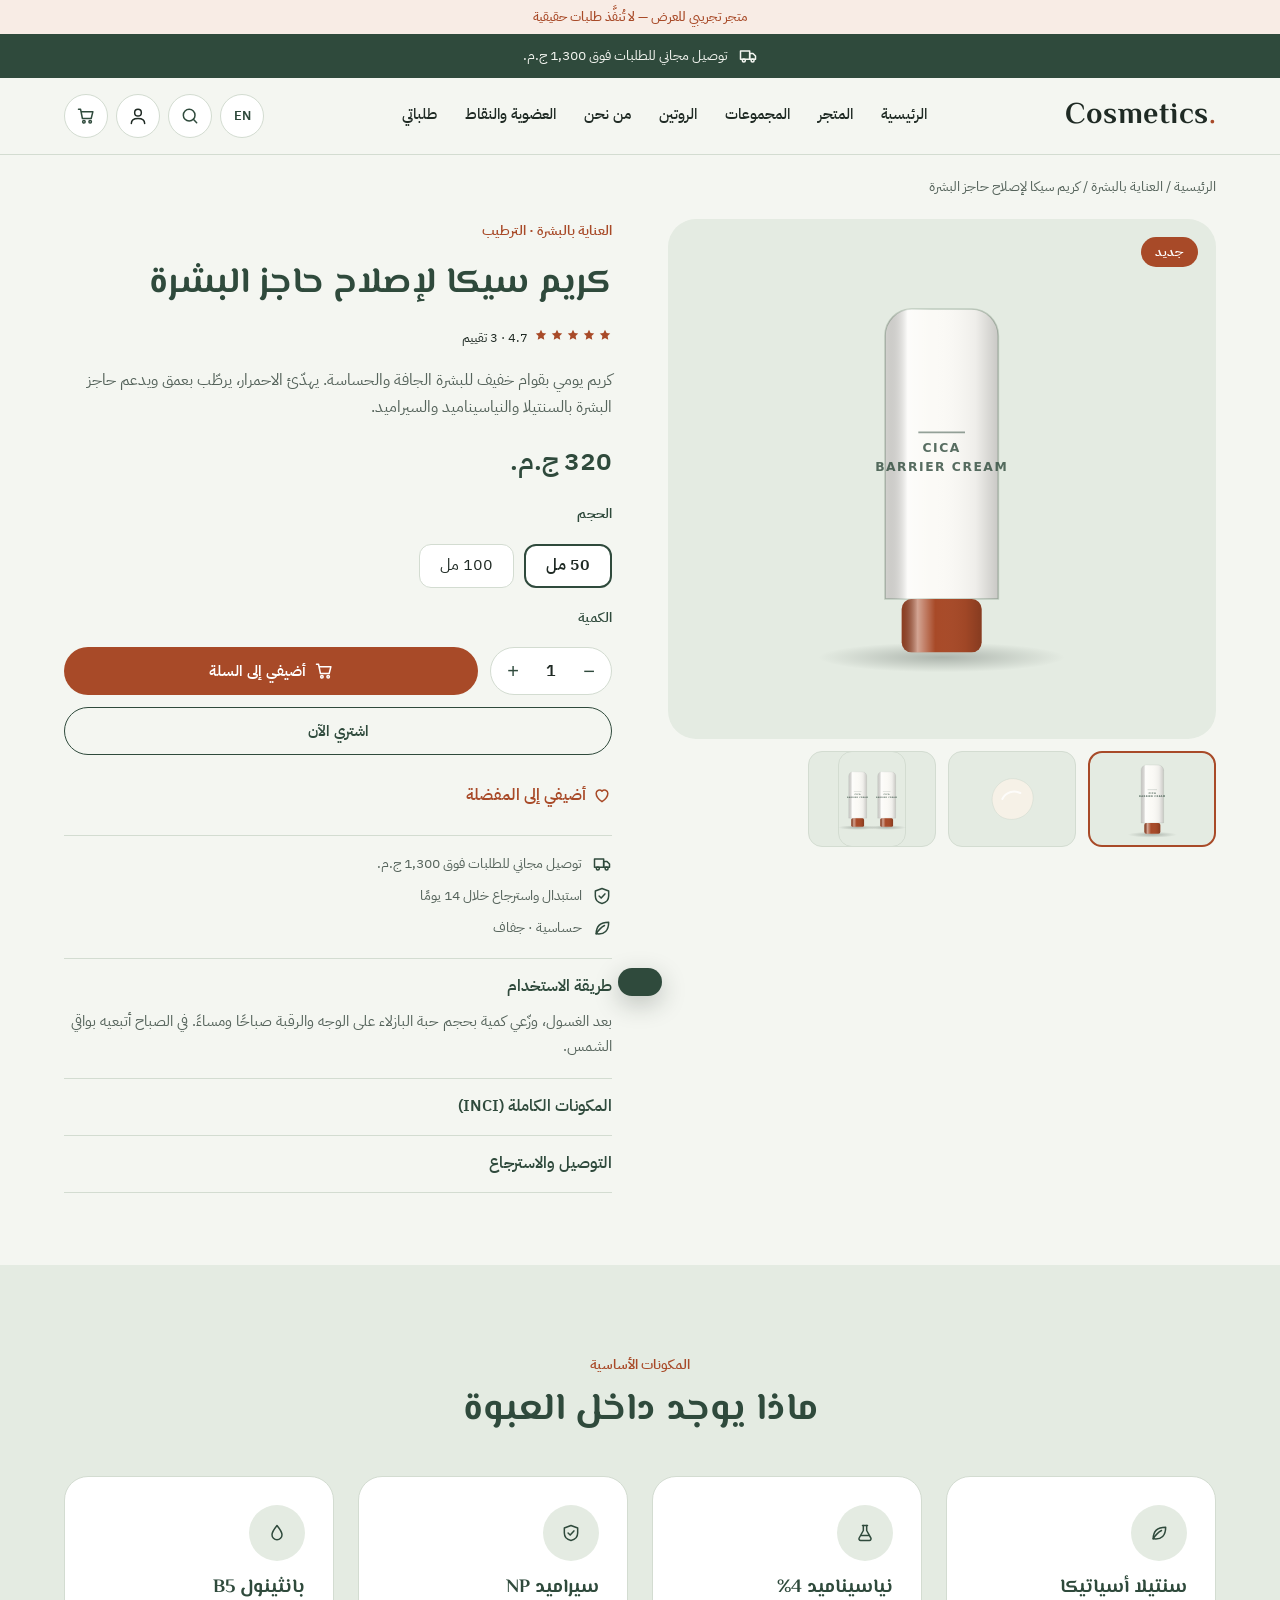
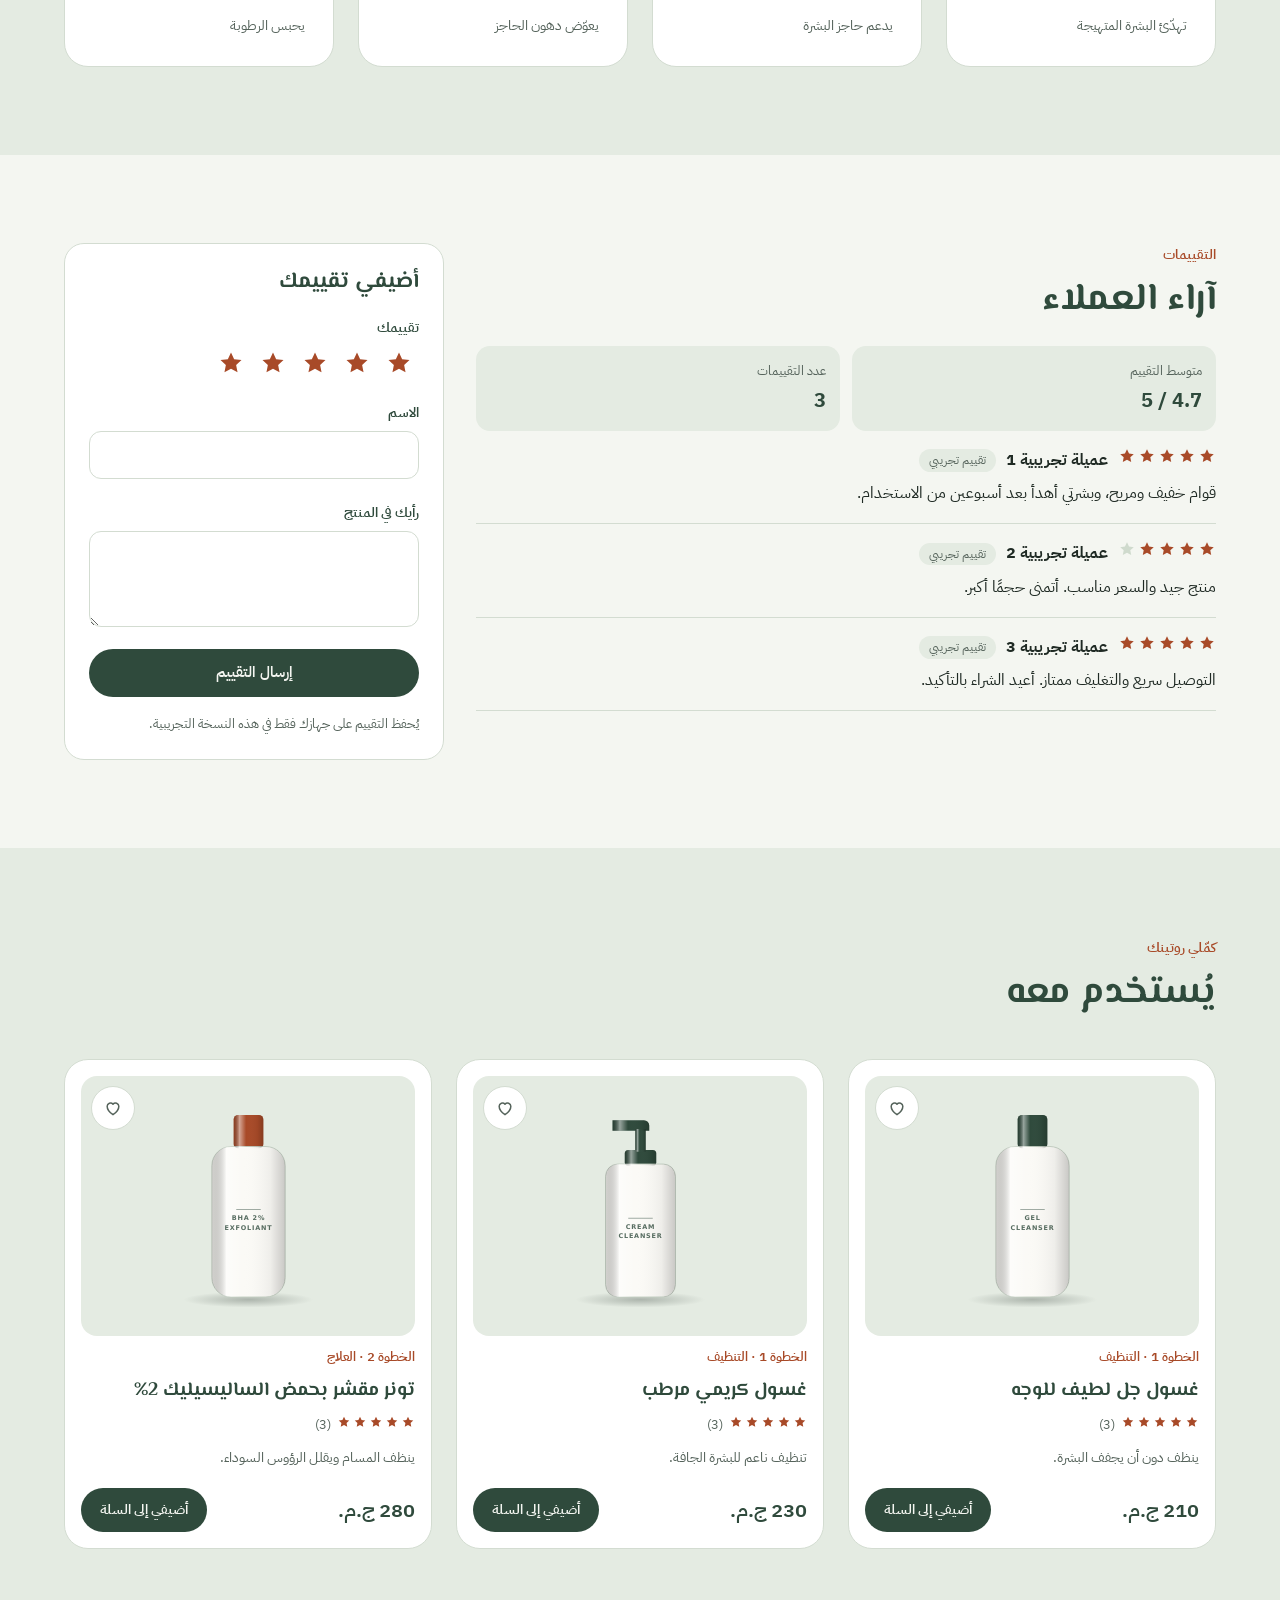
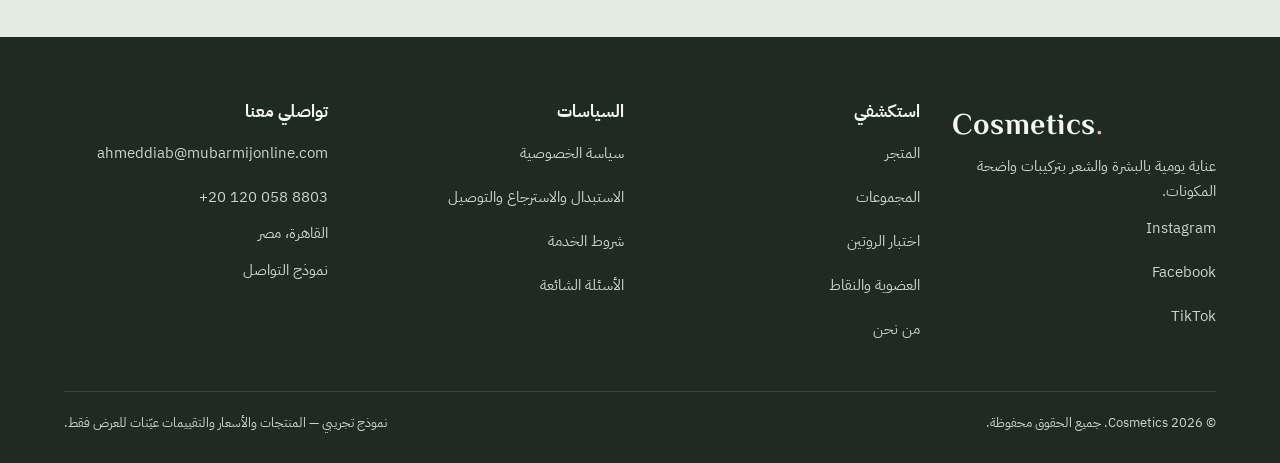
<file: product.html>
<!doctype html>
<html lang="ar" dir="rtl">
<head>
<meta charset="utf-8">
<meta name="viewport" content="width=device-width, initial-scale=1">
<title>المنتج — Cosmetics</title>
<meta name="description" content="متجر Cosmetics التجريبي للعناية بالبشرة والشعر.">
<link rel="preconnect" href="https://fonts.googleapis.com">
<link rel="preconnect" href="https://fonts.gstatic.com" crossorigin>
<link href="https://fonts.googleapis.com/css2?family=El+Messiri:wght@500;600;700&family=IBM+Plex+Sans+Arabic:wght@400;500;600&display=swap" rel="stylesheet">
<link rel="stylesheet" href="style.css">
<link rel="stylesheet" href="app.css">
</head>
<body data-page="product">
<div class="page"><main id="main"></main></div>
<noscript><p style="padding:24px;text-align:center">يحتاج هذا المتجر التجريبي إلى تفعيل JavaScript.</p></noscript>
<script src="data.js"></script>
<script src="app.js"></script>
</body>
</html>
</file>
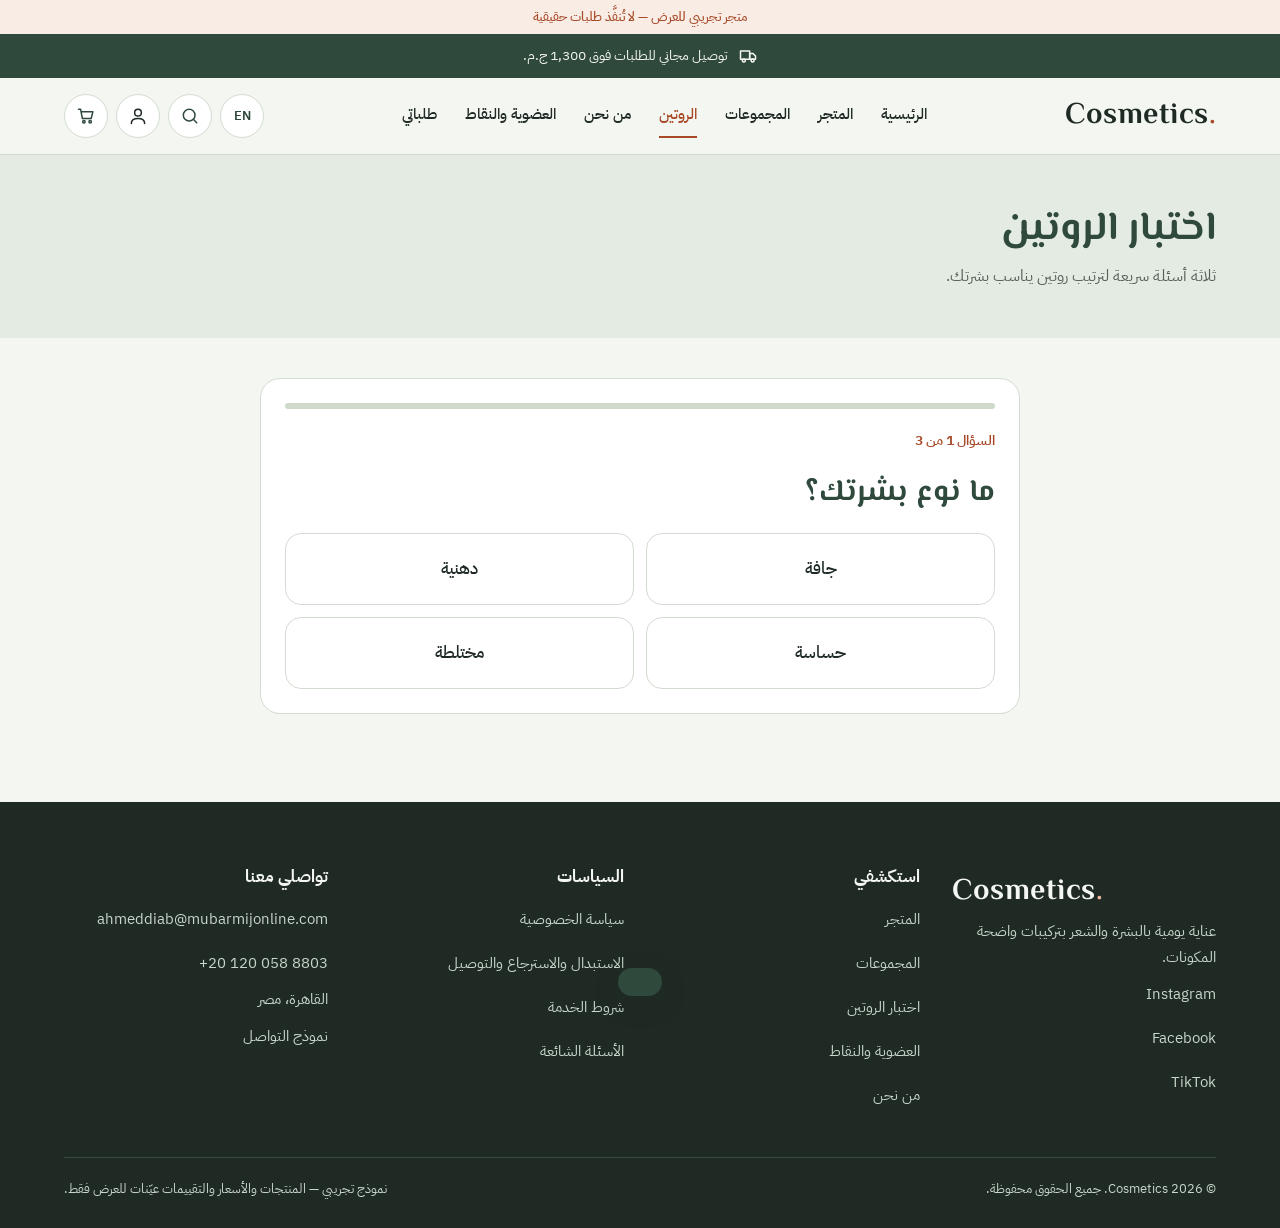
<file: routine.html>
<!doctype html>
<html lang="ar" dir="rtl">
<head>
<meta charset="utf-8">
<meta name="viewport" content="width=device-width, initial-scale=1">
<title>اختبار الروتين — Cosmetics</title>
<meta name="description" content="متجر Cosmetics التجريبي للعناية بالبشرة والشعر.">
<link rel="preconnect" href="https://fonts.googleapis.com">
<link rel="preconnect" href="https://fonts.gstatic.com" crossorigin>
<link href="https://fonts.googleapis.com/css2?family=El+Messiri:wght@500;600;700&family=IBM+Plex+Sans+Arabic:wght@400;500;600&display=swap" rel="stylesheet">
<link rel="stylesheet" href="style.css">
<link rel="stylesheet" href="app.css">
</head>
<body data-page="routine">
<div class="page"><main id="main"></main></div>
<noscript><p style="padding:24px;text-align:center">يحتاج هذا المتجر التجريبي إلى تفعيل JavaScript.</p></noscript>
<script src="data.js"></script>
<script src="app.js"></script>
</body>
</html>
</file>
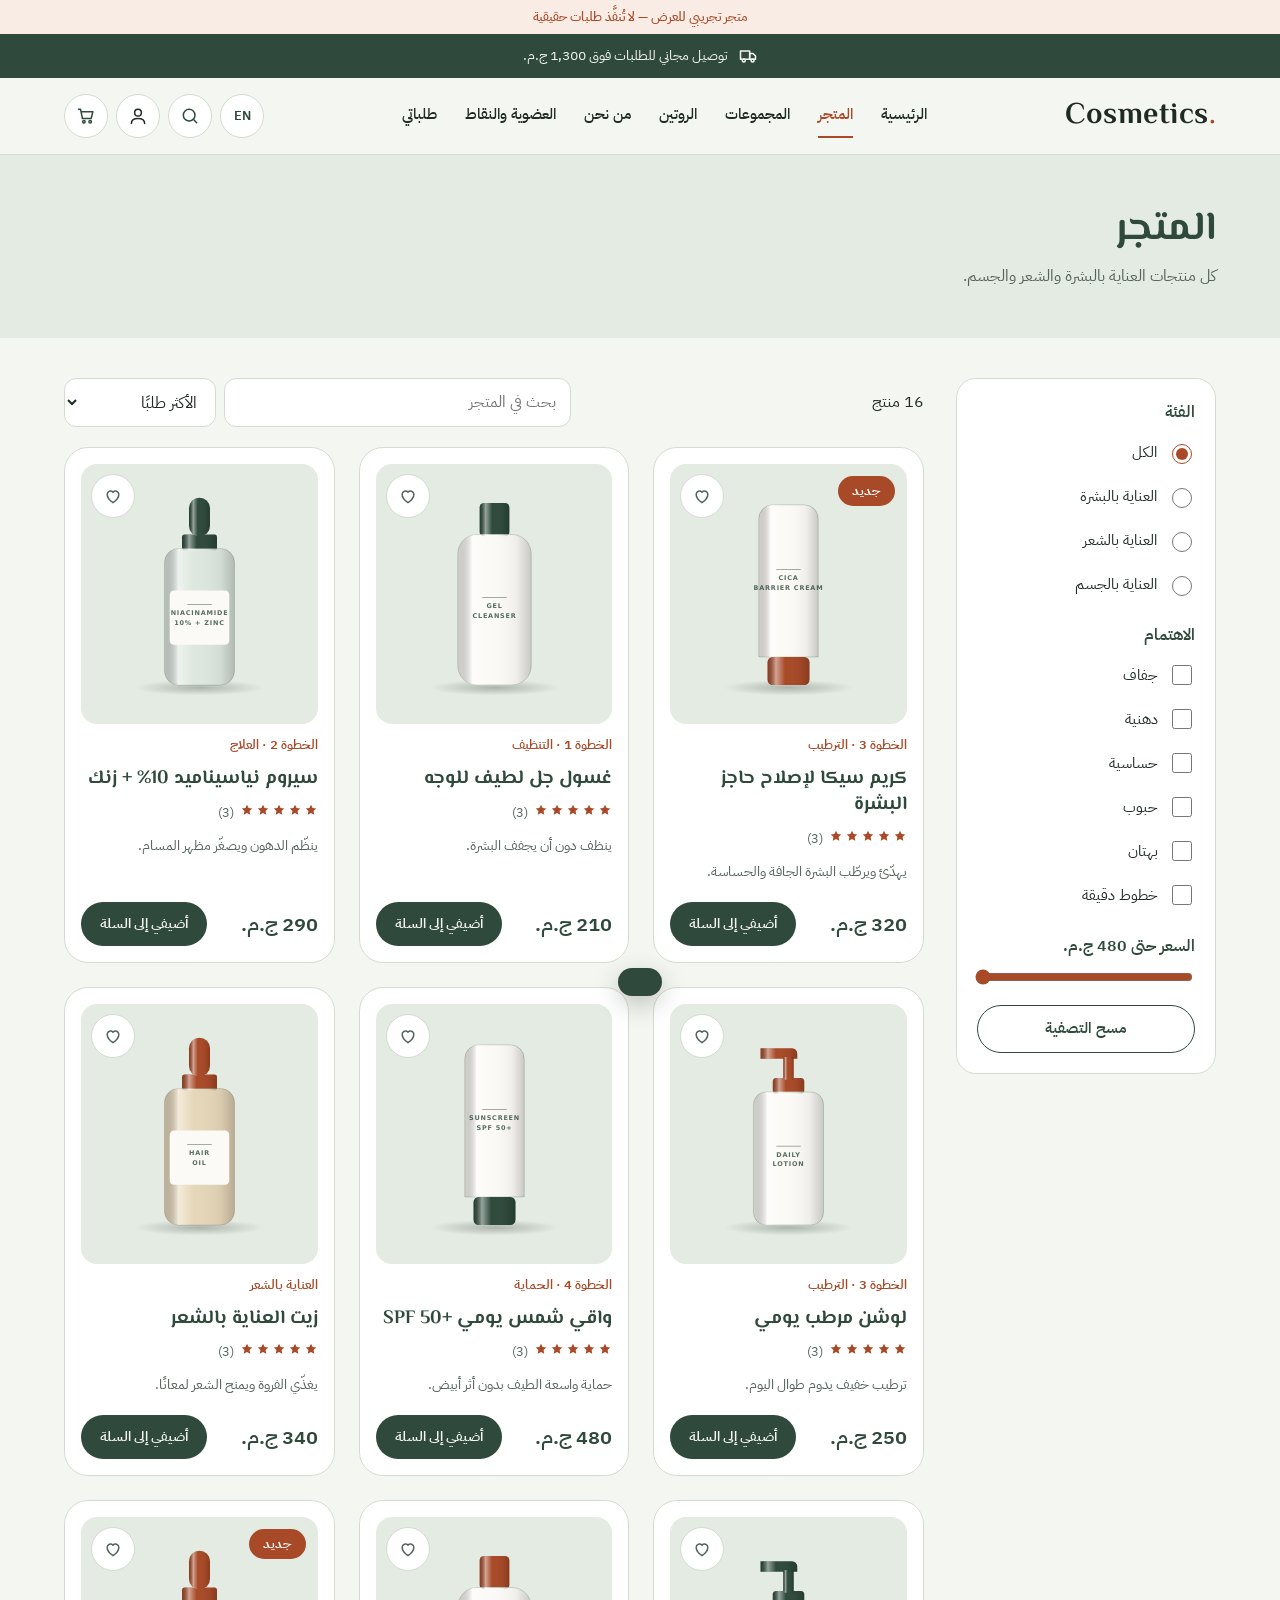
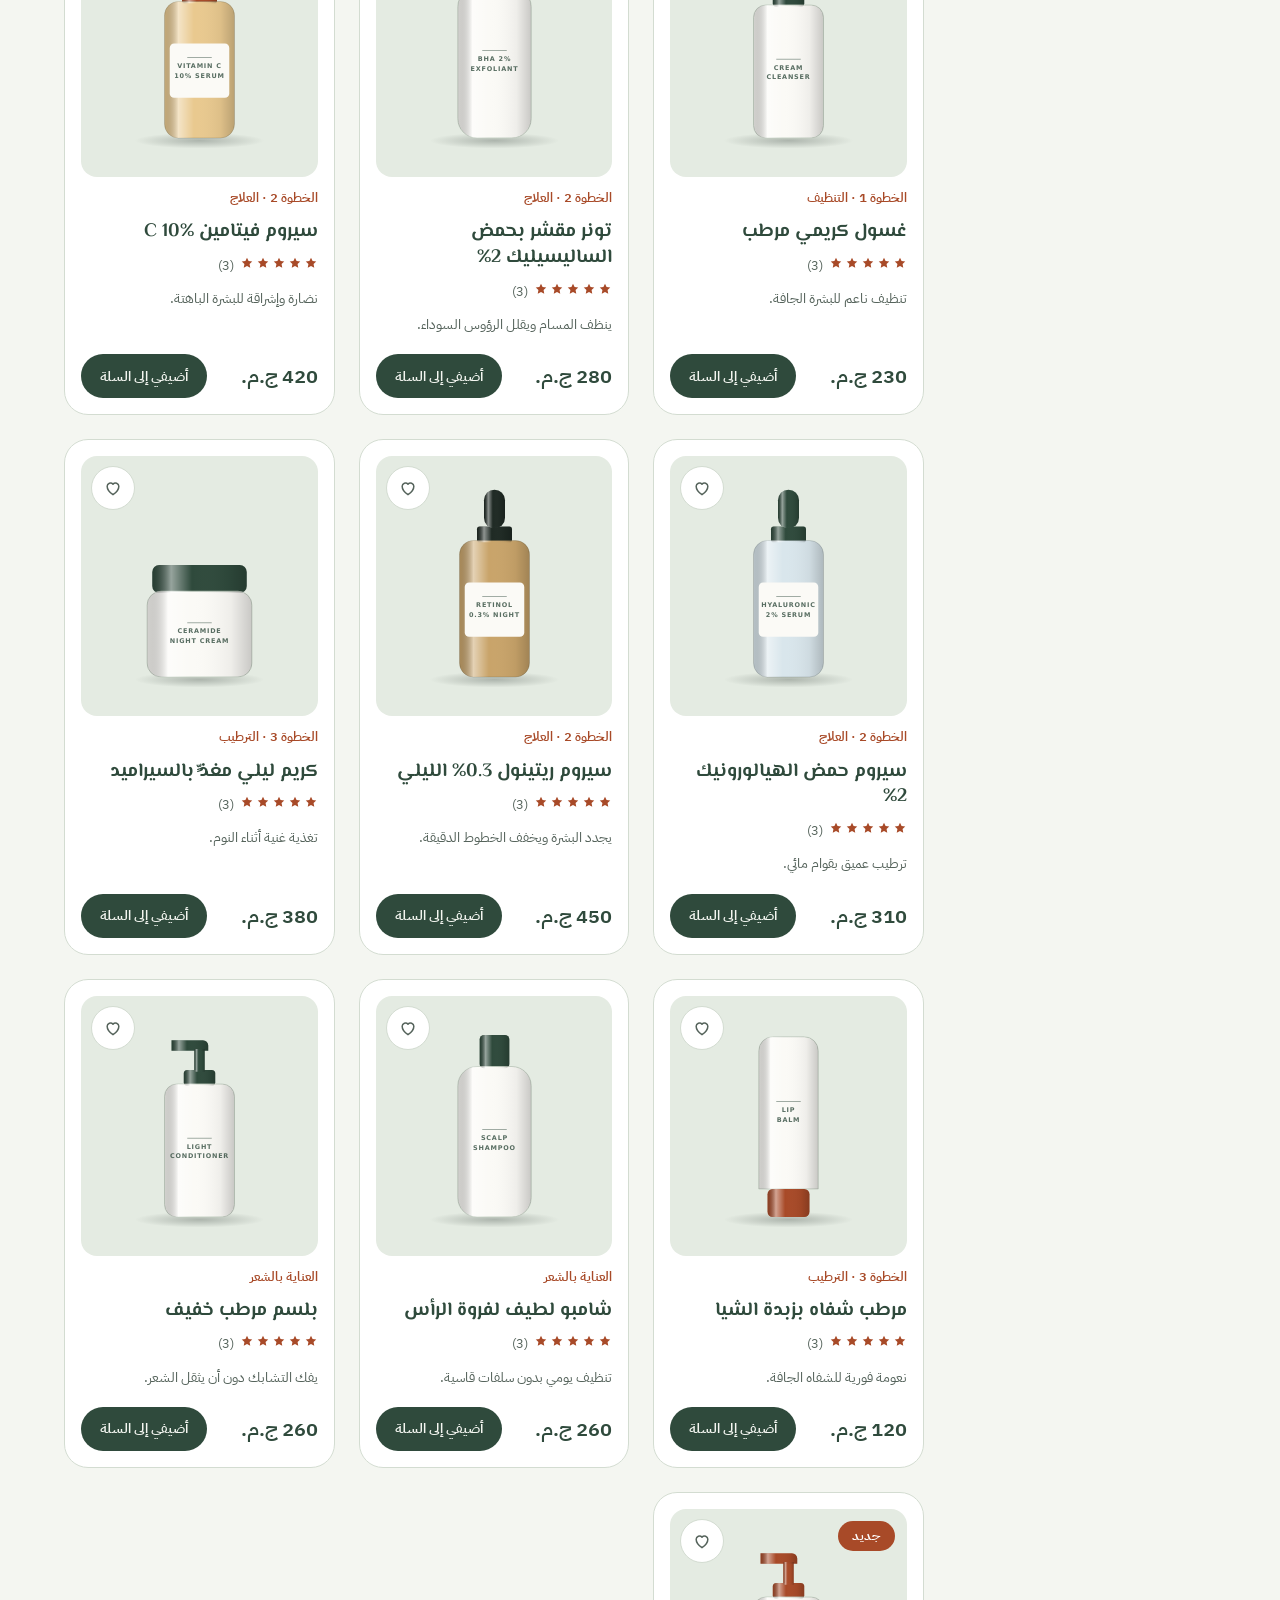
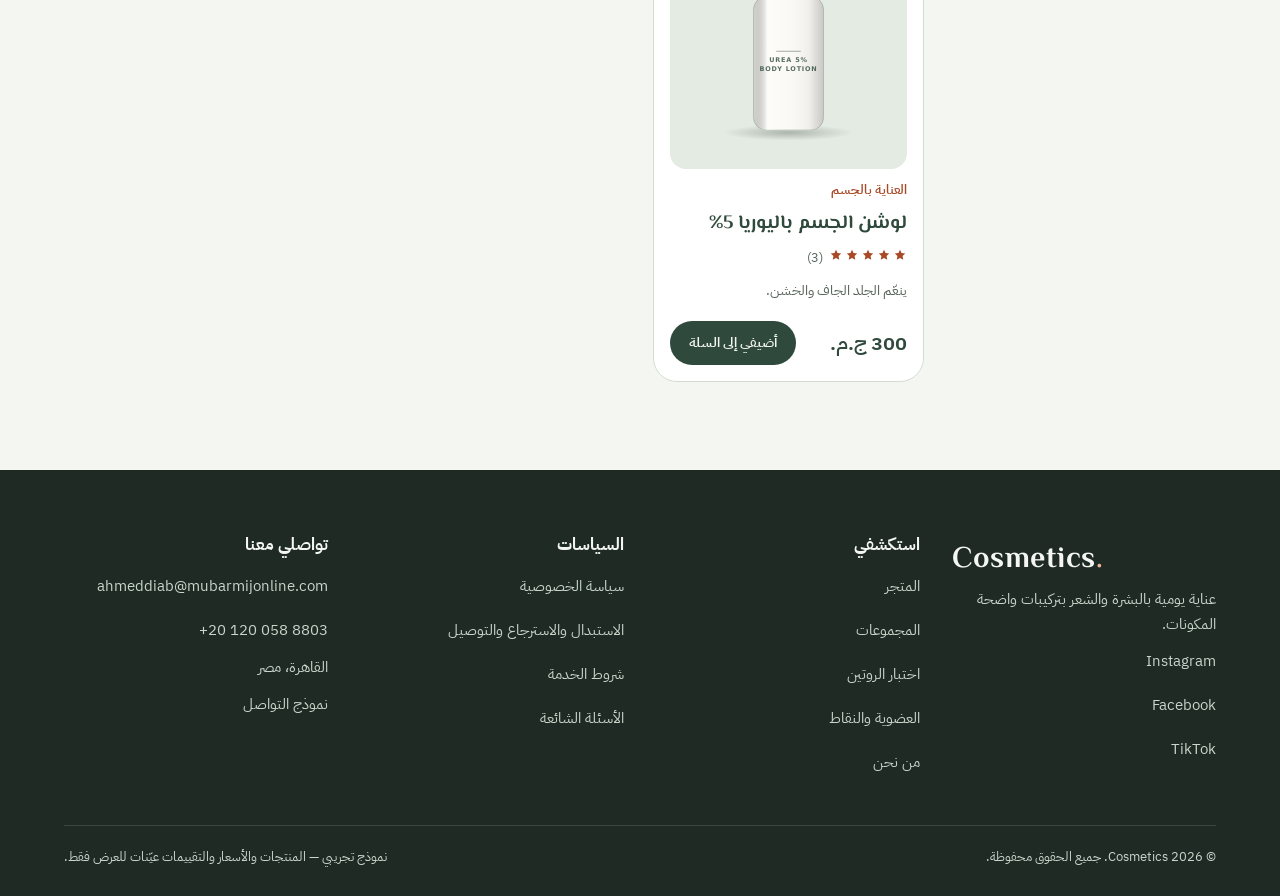
<file: shop.html>
<!doctype html>
<html lang="ar" dir="rtl">
<head>
<meta charset="utf-8">
<meta name="viewport" content="width=device-width, initial-scale=1">
<title>المتجر — Cosmetics</title>
<meta name="description" content="متجر Cosmetics التجريبي للعناية بالبشرة والشعر.">
<link rel="preconnect" href="https://fonts.googleapis.com">
<link rel="preconnect" href="https://fonts.gstatic.com" crossorigin>
<link href="https://fonts.googleapis.com/css2?family=El+Messiri:wght@500;600;700&family=IBM+Plex+Sans+Arabic:wght@400;500;600&display=swap" rel="stylesheet">
<link rel="stylesheet" href="style.css">
<link rel="stylesheet" href="app.css">
</head>
<body data-page="shop">
<div class="page"><main id="main"></main></div>
<noscript><p style="padding:24px;text-align:center">يحتاج هذا المتجر التجريبي إلى تفعيل JavaScript.</p></noscript>
<script src="data.js"></script>
<script src="app.js"></script>
</body>
</html>
</file>
<file: style.css>
*{box-sizing:border-box}
body{margin:0}
.page{--ink:#1F2A24;--muted:#55635B;--ground:#F4F6F1;--sage:#E4EBE2;--sage2:#CFDACD;--line:#D3DCD1;--primary:#2F4A3C;--primary2:#3D5C4B;--accent:#A84A28;--accent-soft:#F8ECE5;--peach:#F0B79C;--on-dark:#F4F6F1;--on-dark-muted:#C9D6CB;font-family:'IBM Plex Sans Arabic',system-ui,sans-serif;color:var(--ink);background:var(--ground);line-height:1.7;font-size:16px;overflow-x:hidden}
.page h1,.page h2,.page h3{font-family:'El Messiri','IBM Plex Sans Arabic',serif;margin:0;line-height:1.35;color:var(--primary)}
.page p{margin:0}
.page a{color:inherit;text-decoration:none}
.wrap{max-width:1200px;margin:0 auto;padding:0 24px}
.announce{background:var(--primary);color:var(--on-dark);font-size:14px;padding:10px 16px;display:flex;gap:10px;justify-content:center;align-items:center}
.header{background:var(--ground);border-bottom:1px solid var(--line)}
.header .wrap{display:flex;align-items:center;justify-content:space-between;gap:12px 24px;min-height:76px;flex-wrap:wrap}
.logo{font-family:'El Messiri',serif;font-size:30px;font-weight:700;color:var(--primary);letter-spacing:.5px;min-height:44px;display:inline-flex;align-items:center}
.logo span{color:var(--accent)}
.nav{display:flex;gap:28px;font-size:15px;font-weight:500}
.nav a{min-height:44px;display:inline-flex;align-items:center;border-bottom:2px solid transparent}
.nav a:hover{color:var(--accent)}
.nav a.on{color:var(--accent);border-bottom-color:var(--accent)}
.tools{display:flex;gap:8px;align-items:center}
.icon-btn{width:44px;height:44px;border-radius:50%;border:1px solid var(--line);background:#fff;display:inline-flex;align-items:center;justify-content:center;color:var(--primary);cursor:pointer;font:inherit;font-size:13px;font-weight:600}
.btn{display:inline-flex;align-items:center;justify-content:center;gap:8px;min-height:48px;padding:0 26px;border-radius:999px;font:inherit;font-weight:600;font-size:15px;border:1px solid transparent;cursor:pointer}
.btn-accent{background:var(--accent);color:#fff}
.page a.btn-accent{color:#fff}
.btn-primary{background:var(--primary);color:var(--on-dark)}
.btn-ghost{background:transparent;border-color:var(--primary);color:var(--primary)}
.btn-light{background:var(--on-dark);color:var(--primary)}
.eyebrow{font-size:14px;font-weight:600;color:var(--accent)}
.section{padding:88px 0}
.sec-head{display:flex;flex-direction:column;gap:8px;margin-bottom:40px}
.sec-head.center{align-items:center;text-align:center}
.sec-head.spread{flex-direction:row;justify-content:space-between;align-items:flex-end;flex-wrap:wrap}
.sec-head h2{font-size:38px}
.sec-head p{color:var(--muted);max-width:620px}
.link{color:var(--accent);font-weight:600;font-size:15px;min-height:44px;display:inline-flex;align-items:center;gap:6px}
.page a.link{color:var(--accent)}

.hero{background:var(--sage)}
.hero .wrap{display:flex;gap:48px;align-items:center;flex-wrap:wrap;padding-top:72px;padding-bottom:72px}
.hero-text{flex:1 1 440px;display:flex;flex-direction:column;gap:22px;align-items:flex-start}
.hero h1{font-size:54px}
.hero-text p{font-size:18px;color:var(--muted);max-width:520px}
.chips{display:flex;gap:10px;flex-wrap:wrap}
.chip{min-height:44px;padding:0 20px;border-radius:999px;background:#fff;border:1px solid var(--line);display:inline-flex;align-items:center;font-weight:500;font-size:15px}
.chip.hot{background:var(--accent-soft);border-color:var(--accent)}
.page a.chip.hot{color:var(--accent)}
.cta-row{display:flex;gap:12px;flex-wrap:wrap}
.hero-art{flex:1 1 420px;min-height:420px;border-radius:28px;background:var(--sage2);display:flex;align-items:flex-end;justify-content:center;gap:28px;padding:48px 24px}

.pk{display:flex;flex-direction:column;align-items:center;flex:none}
.pk .body{background:#FBFAF6;border:1px solid #BFCBBE;display:flex;flex-direction:column;align-items:center;justify-content:center;gap:6px;padding:8px}
.pk .lbl{font-family:'El Messiri',serif;font-weight:700;color:var(--primary);font-size:14px;direction:ltr}
.pk .sub{font-size:10px;line-height:1.4;color:var(--muted);letter-spacing:1px;direction:ltr;text-align:center}
.tube .body{width:92px;height:168px;border-radius:18px 18px 4px 4px}
.tube .cap{width:66px;height:26px;background:var(--accent);border-radius:0 0 7px 7px}
.jar .cap{width:128px;height:30px;background:var(--primary);border-radius:8px 8px 0 0}
.jar .body{width:140px;height:84px;border-radius:4px 4px 16px 16px}
.bottle .cap{width:34px;height:40px;background:var(--primary);border-radius:6px 6px 0 0}
.bottle .body{width:96px;height:170px;border-radius:22px 22px 12px 12px}
.dropper .cap{width:30px;height:54px;background:var(--accent);border-radius:14px 14px 2px 2px}
.dropper .body{width:82px;height:128px;border-radius:16px 16px 10px 10px;background:#E6D6B8;border-color:#C9B48C}
.pk.big{transform:scale(1.7)}
.pk.sm{transform:scale(.72);margin:0 -14px}

.badges{background:#fff;border-bottom:1px solid var(--line)}
.badges .wrap{display:flex;justify-content:space-around;gap:12px 24px;flex-wrap:wrap;padding-top:22px;padding-bottom:22px}
.badge{display:flex;align-items:center;gap:10px;font-weight:500;font-size:15px;color:var(--primary)}

.feature .wrap{display:flex;gap:56px;flex-wrap:wrap;align-items:center}
.feature-art{flex:1 1 380px;min-height:480px;border-radius:28px;background:var(--sage);display:flex;align-items:center;justify-content:center;position:relative}
.tag{position:absolute;top:18px;inset-inline-start:18px;background:var(--accent);color:#fff;font-size:13px;font-weight:600;padding:4px 14px;border-radius:999px}
.feature-body{flex:1 1 480px;display:flex;flex-direction:column;gap:20px;align-items:flex-start}
.feature-body h2{font-size:38px}
.feature-body>p{color:var(--muted)}
.ing{display:grid;grid-template-columns:repeat(2,minmax(0,1fr));gap:12px;width:100%}
.ing div{background:#fff;border:1px solid var(--line);border-radius:16px;padding:16px}
.ing b{display:block;color:var(--primary)}
.ing span{font-size:14px;color:var(--muted)}
.price{font-size:26px;font-weight:600;color:var(--primary)}
.price s{font-size:16px;color:var(--muted);font-weight:400;margin-inline-start:8px}
.dots{display:flex;gap:8px;align-items:center;font-size:13px;color:var(--muted)}
.dots i{width:8px;height:8px;border-radius:50%;background:var(--sage2);display:block}
.dots i.on{width:24px;border-radius:99px;background:var(--accent)}

.grid{display:grid;gap:24px}
.g3{grid-template-columns:repeat(3,minmax(0,1fr))}
.g4{grid-template-columns:repeat(4,minmax(0,1fr))}
.card{background:#fff;border:1px solid var(--line);border-radius:24px;padding:16px;display:flex;flex-direction:column;gap:10px}
.card h3{font-size:19px}
.card .desc{font-size:14px;color:var(--muted)}
.card .row{display:flex;justify-content:space-between;align-items:center;gap:8px;margin-top:auto;padding-top:8px;flex-wrap:wrap}
.card .btn{min-height:44px;padding:0 18px;font-size:14px}
.card .price{font-size:20px}
.tile{background:var(--sage);border-radius:16px;height:260px;display:flex;align-items:center;justify-content:center;position:relative;overflow:hidden}
.step{font-size:13px;font-weight:600;color:var(--accent)}
.save{background:var(--accent-soft);color:var(--accent);font-size:13px;font-weight:600;padding:2px 12px;border-radius:99px;align-self:flex-start}

.dark{background:var(--primary);color:var(--on-dark)}
.page .dark h2,.page .dark h3{color:var(--on-dark)}
.dark .eyebrow{color:var(--peach)}
.dark .sec-head p{color:var(--on-dark-muted)}
.split .wrap{display:flex;gap:56px;flex-wrap:wrap;align-items:center}
.split-art{flex:1 1 380px;min-height:420px;border-radius:28px;background:var(--primary2);display:flex;align-items:center;justify-content:center}
.split-body{flex:1 1 460px;display:flex;flex-direction:column;gap:18px;align-items:flex-start}
.split-body h2{font-size:38px}
.split-body>p{color:var(--on-dark-muted)}
.ticks{list-style:none;margin:0;padding:0;display:grid;grid-template-columns:repeat(2,minmax(0,1fr));gap:10px 24px;width:100%}
.ticks li{display:flex;gap:10px;align-items:flex-start;color:var(--on-dark-muted);font-size:15px}
.ticks svg{flex:none;margin-top:6px;color:var(--peach)}

.philo{background:var(--sage);text-align:center}
.philo .packs{display:flex;justify-content:center;align-items:flex-end;gap:40px;margin:8px 0 40px;flex-wrap:wrap}

.thumb{height:300px;border-radius:16px;background:var(--sage2);display:flex;align-items:center;justify-content:center;color:var(--primary)}
.play{width:56px;height:56px;border-radius:50%;background:#fff;display:flex;align-items:center;justify-content:center}
.stars{display:flex;gap:2px;color:var(--accent)}
.ph{color:var(--muted)}
.who{font-weight:600;color:var(--primary);font-size:15px}
.ico{width:56px;height:56px;border-radius:50%;background:var(--sage);display:flex;align-items:center;justify-content:center;color:var(--primary)}
.pillar{padding:28px;gap:14px}
.benefit{background:var(--primary2);border-radius:20px;padding:24px;display:flex;flex-direction:column;gap:10px}
.benefit .ico{background:var(--primary);color:var(--peach)}
.benefit p{color:var(--on-dark-muted);font-size:15px}
.member-head{display:flex;justify-content:space-between;align-items:flex-end;gap:24px;flex-wrap:wrap;margin-bottom:40px}
.member-head h2{font-size:38px}
.closing{text-align:center;padding:72px 0}
.closing h2{font-size:34px;margin-bottom:12px}
.closing p{color:var(--muted);max-width:640px;margin:0 auto}

.footer{background:#1F2A24;color:#C9D6CB;padding:64px 0 28px;font-size:15px}
.footer .cols{display:grid;grid-template-columns:repeat(4,minmax(0,1fr));gap:32px}
.page .footer h3{color:#F4F6F1;font-size:17px;margin-bottom:8px;font-family:inherit}
.footer .cols a{display:flex;min-height:44px;align-items:center}
.footer .cols a:hover{color:#fff}
.footer .logo{color:#F4F6F1}
.footer .logo span{color:var(--peach)}
.footer .legal{border-top:1px solid #3A4740;margin-top:40px;padding-top:20px;font-size:13px;display:flex;justify-content:space-between;flex-wrap:wrap;gap:8px}

.crumbs{font-size:14px;color:var(--muted);padding:20px 0}
.pdp{display:flex;gap:56px;flex-wrap:wrap;align-items:flex-start;padding-bottom:72px}
.gallery{flex:1 1 440px;display:flex;flex-direction:column;gap:12px;min-width:0}
.gallery .main{height:520px;border-radius:28px;background:var(--sage);display:flex;align-items:center;justify-content:center;position:relative}
.thumbs{display:grid;grid-template-columns:repeat(4,minmax(0,1fr));gap:12px}
.thumbs div{height:96px;border-radius:14px;background:var(--sage);border:1px solid var(--line);display:flex;align-items:center;justify-content:center;font-size:12px;color:var(--muted);text-align:center;padding:4px}
.thumbs div.on{border:2px solid var(--accent)}
.info{flex:1 1 440px;display:flex;flex-direction:column;gap:18px;align-items:flex-start;min-width:0}
.info h1{font-size:36px}
.info>p{color:var(--muted)}
.opts{display:flex;gap:10px;flex-wrap:wrap}
.opt{min-height:44px;padding:0 20px;border-radius:12px;border:1px solid var(--line);background:#fff;font:inherit;cursor:pointer;color:var(--ink)}
.opt.on{border:2px solid var(--primary);font-weight:600}
.lab{font-size:14px;font-weight:600;color:var(--primary)}
.qty{display:inline-flex;align-items:center;border:1px solid var(--line);border-radius:999px;background:#fff}
.qty button{width:44px;height:46px;border:0;background:none;font-size:20px;cursor:pointer;color:var(--primary)}
.qty span{min-width:32px;text-align:center;font-weight:600}
.buy{display:flex;gap:12px;flex-wrap:wrap;align-items:center;width:100%}
.buy .btn{flex:1 1 220px}
.notes{display:flex;flex-direction:column;gap:8px;font-size:14px;color:var(--muted);border-top:1px solid var(--line);padding-top:16px;width:100%}
.notes div{display:flex;gap:10px;align-items:center}
.notes svg{color:var(--primary);flex:none}
.acc{width:100%;border-top:1px solid var(--line)}
.acc details{border-bottom:1px solid var(--line);padding:6px 0}
.acc summary{font-weight:600;cursor:pointer;min-height:44px;display:flex;align-items:center;color:var(--primary)}
.acc details p{color:var(--muted);font-size:15px;padding:0 0 12px}
.acc .inci{direction:ltr;text-align:left;font-size:14px}
.soft{background:var(--sage)}
.page a.btn-light{color:var(--primary)}
.page a.btn-ghost{color:var(--primary)}
.page a.btn-primary{color:var(--on-dark)}

@media(max-width:900px){
.g3,.g4{grid-template-columns:repeat(2,minmax(0,1fr))}
.footer .cols{grid-template-columns:repeat(2,minmax(0,1fr))}
.hero h1{font-size:40px}
.sec-head h2,.feature-body h2,.split-body h2,.member-head h2{font-size:30px}
.section{padding:56px 0}
.hero .wrap{padding-top:48px;padding-bottom:48px}
.nav{order:3;width:100%;gap:20px;overflow-x:auto;white-space:nowrap}
.feature .wrap,.split .wrap,.pdp{gap:32px}
}
@media(max-width:560px){
.g3,.g4,.ticks,.ing,.footer .cols{grid-template-columns:minmax(0,1fr)}
.wrap{padding:0 16px}
.hero h1{font-size:32px}
.hero-text,.feature-body,.split-body,.info{flex-basis:100%}
.hero-art{flex-basis:100%;min-height:300px;gap:12px;padding:32px 12px}
.feature-art,.split-art{flex-basis:100%;min-height:360px}
.gallery{flex-basis:100%}
.gallery .main{height:360px}
.info h1{font-size:28px}
.logo{font-size:26px}
.philo .packs{gap:16px}
.closing h2{font-size:26px}
.hero-art .pk{transform:scale(.8);transform-origin:bottom;margin:0 -10px}
}
</file>
<file: app.css>
.page{overflow-x:clip;min-height:100vh;display:flex;flex-direction:column}
.page main{flex:1}
.header{position:sticky;top:0;z-index:40}
.menu-btn{display:none}
.icon-btn{position:relative}
.count{position:absolute;top:-4px;inset-inline-end:-4px;min-width:20px;height:20px;border-radius:10px;background:var(--accent);color:#fff;font-size:11px;font-weight:600;display:flex;align-items:center;justify-content:center;padding:0 5px}
.count:empty{display:none}
.btn:hover{filter:brightness(1.08)}
.btn:disabled{opacity:.5;cursor:not-allowed}
.btn:focus-visible,.icon-btn:focus-visible,a:focus-visible,input:focus-visible,select:focus-visible,textarea:focus-visible,button:focus-visible{outline:3px solid var(--accent);outline-offset:2px}
.btn-block{width:100%}

.pack{height:210px;width:auto;display:block;flex:none}
.pack.sm{height:150px;margin:0 -22px}
.pack.xs{height:72px;margin:0}
.pack.big{height:400px}
.hero-art .pack{height:300px;margin:0 -18px}
.bvis{display:flex;align-items:flex-end;justify-content:center}
.pcard{position:relative}
.pcard h3 a:hover{color:var(--accent)}
.wish{position:absolute;top:26px;inset-inline-end:26px;width:44px;height:44px;border-radius:50%;border:1px solid var(--line);background:#fff;display:flex;align-items:center;justify-content:center;color:var(--muted);cursor:pointer;z-index:2}
.wish.on{color:var(--accent);border-color:var(--accent)}
.wish.on svg{fill:currentColor}
.tile .tag{top:12px;inset-inline-start:12px}
.rating{display:flex;align-items:center;gap:6px;font-size:13px;color:var(--muted)}
.rating .stars svg{width:14px;height:14px}
.stars .off{color:var(--sage2)}

.slider{position:relative}
.slide{display:none}
.slide.on{display:block;animation:fade .5s ease}
@keyframes fade{from{opacity:0}to{opacity:1}}
.slider-nav{position:absolute;bottom:20px;inset-inline:0;display:flex;justify-content:center;align-items:center;gap:10px}
.slider-nav button{border:0;background:var(--sage2);width:10px;height:10px;border-radius:50%;padding:0;cursor:pointer;position:relative}
.slider-nav button::after{content:"";position:absolute;inset:-17px -6px}
.slider-nav button.on{width:28px;border-radius:99px;background:var(--accent)}
.slider-nav .arrow{width:44px;height:44px;background:#fff;border:1px solid var(--line);display:flex;align-items:center;justify-content:center;color:var(--primary)}
.slider-nav .arrow::after{display:none}
.hero .wrap{padding-bottom:96px}

.tabs{display:flex;gap:8px;flex-wrap:wrap;justify-content:center;margin-bottom:32px}
.tab{min-height:44px;padding:0 22px;border-radius:999px;border:1px solid var(--line);background:#fff;font:inherit;font-weight:500;cursor:pointer;color:var(--ink)}
.tab.on{background:var(--primary);color:var(--on-dark);border-color:var(--primary)}

.scrim{position:fixed;inset:0;background:rgba(31,42,36,.5);z-index:50;opacity:0;pointer-events:none;transition:opacity .25s}
.scrim.on{opacity:1;pointer-events:auto}
.drawer{position:fixed;top:0;bottom:0;left:0;width:min(420px,100vw);background:var(--ground);z-index:60;transform:translateX(-105%);transition:transform .3s ease;display:flex;flex-direction:column;visibility:hidden}
.drawer.on{transform:none;visibility:visible}
.drawer.side-menu{left:auto;right:0;transform:translateX(105%);width:min(320px,88vw)}
.drawer.side-menu.on{transform:none}
.drawer-head{display:flex;align-items:center;justify-content:space-between;padding:16px 20px;border-bottom:1px solid var(--line)}
.page .drawer-head h2{font-size:22px}
.drawer-body{flex:1;overflow-y:auto;padding:16px 20px;display:flex;flex-direction:column;gap:14px}
.drawer-foot{padding:16px 20px;border-top:1px solid var(--line);display:flex;flex-direction:column;gap:10px;background:#fff}
.side-menu .drawer-body a{min-height:48px;display:flex;align-items:center;font-size:17px;font-weight:500;border-bottom:1px solid var(--line)}
.side-menu .drawer-body a.on{color:var(--accent)}
.shipbar{font-size:13px;color:var(--muted);display:flex;flex-direction:column;gap:6px}
.shipbar .bar{height:8px;border-radius:99px;background:var(--sage2);overflow:hidden}
.shipbar .bar i{display:block;height:100%;background:var(--accent);border-radius:99px;transition:width .3s}
.line{display:flex;gap:12px;align-items:center;background:#fff;border:1px solid var(--line);border-radius:16px;padding:10px}
.line .thumb-s{width:72px;height:84px;border-radius:12px;background:var(--sage);display:flex;align-items:center;justify-content:center;flex:none;overflow:hidden}
.line .thumb-s .pack.xs{margin:0 -10px}
.line .meta{flex:1;min-width:0;display:flex;flex-direction:column;gap:2px}
.line .meta b{font-size:15px;color:var(--primary)}
.line .meta small{color:var(--muted);font-size:13px}
.line .end{display:flex;flex-direction:column;align-items:flex-end;gap:6px}
.qty.sm button{width:36px;height:36px;font-size:18px}
.rm{border:0;background:none;color:var(--muted);cursor:pointer;width:44px;height:44px;display:flex;align-items:center;justify-content:center;border-radius:50%}
.rm:hover{color:var(--accent);background:var(--accent-soft)}
.sum-row{display:flex;justify-content:space-between;gap:12px;font-size:15px}
.sum-row.total{font-size:20px;font-weight:600;color:var(--primary);border-top:1px solid var(--line);padding-top:12px}
.sum-row .neg{color:var(--accent)}
.empty{text-align:center;padding:56px 16px;display:flex;flex-direction:column;align-items:center;gap:14px;color:var(--muted)}
.empty .ico{width:72px;height:72px}
.page .empty h2{font-size:26px}

.search-ov{position:fixed;inset:0;z-index:70;background:var(--ground);display:none;flex-direction:column}
.search-ov.on{display:flex}
.search-ov .bar{display:flex;gap:12px;align-items:center;padding:16px 24px;border-bottom:1px solid var(--line)}
.search-ov input{flex:1;min-height:52px;border:1px solid var(--line);border-radius:999px;padding:0 22px;font:inherit;font-size:17px;background:#fff}
.search-res{overflow-y:auto;padding:16px 24px;display:flex;flex-direction:column;gap:10px;max-width:760px;width:100%;margin:0 auto}
.search-res a.line:hover{border-color:var(--accent)}

.toast{position:fixed;bottom:24px;left:50%;transform:translate(-50%,120px);background:var(--primary);color:var(--on-dark);padding:14px 22px;border-radius:14px;z-index:90;transition:transform .3s;font-weight:500;display:flex;gap:10px;align-items:center;max-width:calc(100vw - 32px);box-shadow:0 8px 24px rgba(31,42,36,.25)}
.toast.on{transform:translate(-50%,0)}
.modal{position:fixed;inset:0;z-index:80;display:none;align-items:center;justify-content:center;background:rgba(31,42,36,.6);padding:16px}
.modal.on{display:flex}
.modal .box{background:var(--ground);border-radius:24px;max-width:640px;width:100%;padding:20px;display:flex;flex-direction:column;gap:14px}
.modal .player{aspect-ratio:16/9;border-radius:16px;background:var(--primary);color:var(--on-dark);display:flex;flex-direction:column;align-items:center;justify-content:center;gap:10px;text-align:center;padding:16px}

.page-head{background:var(--sage);padding:48px 0}
.page-head h1{font-size:40px}
.page-head p{color:var(--muted);margin-top:6px;max-width:640px}
.shop{display:flex;gap:32px;align-items:flex-start;flex-wrap:wrap}
.filters{flex:0 0 260px;background:#fff;border:1px solid var(--line);border-radius:20px;padding:20px;display:flex;flex-direction:column;gap:18px;position:sticky;top:96px}
.filters fieldset{border:0;margin:0;padding:0;display:flex;flex-direction:column;gap:4px}
.filters legend{font-weight:600;color:var(--primary);padding:0;margin-bottom:6px}
.check{display:flex;align-items:center;gap:10px;min-height:40px;cursor:pointer;font-size:15px}
.check input{width:20px;height:20px;accent-color:var(--accent)}
.filters input[type=range]{width:100%;accent-color:var(--accent)}
.results{flex:1 1 560px;min-width:0}
.toolbar{display:flex;justify-content:space-between;align-items:center;gap:12px;flex-wrap:wrap;margin-bottom:20px}
.field{display:flex;flex-direction:column;gap:6px;font-size:14px;font-weight:600;color:var(--primary)}
.field input,.field select,.field textarea,.toolbar select,.toolbar input{min-height:48px;border:1px solid var(--line);border-radius:12px;padding:10px 14px;font:inherit;font-weight:400;background:#fff;color:var(--ink);width:100%}
.toolbar select,.toolbar input{width:auto}
.field textarea{min-height:96px;resize:vertical}
.field.bad input,.field.bad select,.field.bad textarea{border-color:#B3261E}
.field .err{color:#B3261E;font-weight:500;font-size:13px;min-height:0}
.form{display:grid;grid-template-columns:repeat(2,minmax(0,1fr));gap:16px}
.form .full{grid-column:1/-1}
.panel{background:#fff;border:1px solid var(--line);border-radius:20px;padding:24px;display:flex;flex-direction:column;gap:16px}
.page .panel h2{font-size:22px}
.two{display:flex;gap:32px;align-items:flex-start;flex-wrap:wrap}
.two .main-col{flex:1 1 520px;min-width:0;display:flex;flex-direction:column;gap:20px}
.two .side-col{flex:0 1 380px;min-width:280px;position:sticky;top:96px}
.radio{display:flex;align-items:center;gap:12px;border:1px solid var(--line);border-radius:14px;padding:12px 16px;cursor:pointer;min-height:56px}
.radio input{width:20px;height:20px;accent-color:var(--accent)}
.radio span{flex:1}
.radio small{display:block;color:var(--muted)}
.radio.off{opacity:.55;cursor:not-allowed}
.radio:has(input:checked){border:2px solid var(--primary)}
.note{font-size:13px;color:var(--muted)}
.promo{display:flex;gap:8px}
.promo input{flex:1;min-height:48px;border:1px solid var(--line);border-radius:12px;padding:0 14px;font:inherit;min-width:0}

.timeline{display:flex;gap:0;margin:8px 0}
.timeline div{flex:1;text-align:center;font-size:13px;color:var(--muted);position:relative;padding-top:26px}
.timeline div::before{content:"";position:absolute;top:6px;inset-inline:0;height:4px;background:var(--sage2)}
.timeline div::after{content:"";position:absolute;top:0;left:50%;margin-left:-8px;width:16px;height:16px;border-radius:50%;background:var(--sage2)}
.timeline div.done{color:var(--primary);font-weight:600}
.timeline div.done::before,.timeline div.done::after{background:var(--accent)}
.order-card .head{display:flex;justify-content:space-between;gap:12px;flex-wrap:wrap;align-items:center}
.pill{background:var(--accent-soft);color:var(--accent);font-size:13px;font-weight:600;padding:2px 12px;border-radius:99px}
.kv{display:grid;grid-template-columns:repeat(auto-fit,minmax(150px,1fr));gap:12px}
.kv div{background:var(--sage);border-radius:14px;padding:14px}
.kv small{color:var(--muted);display:block}
.kv b{font-size:20px;color:var(--primary)}

.quiz{max-width:760px;margin:0 auto;display:flex;flex-direction:column;gap:20px}
.quiz .opts-grid{display:grid;grid-template-columns:repeat(2,minmax(0,1fr));gap:12px}
.quiz .choice{min-height:72px;border:1px solid var(--line);background:#fff;border-radius:16px;font:inherit;font-size:17px;font-weight:500;cursor:pointer;color:var(--ink);padding:12px}
.quiz .choice:hover{border-color:var(--accent)}
.quiz .progress{height:6px;background:var(--sage2);border-radius:99px;overflow:hidden}
.quiz .progress i{display:block;height:100%;background:var(--accent);transition:width .3s}
.routine-step{display:flex;gap:14px;align-items:center}
.routine-step .num{width:36px;height:36px;border-radius:50%;background:var(--primary);color:var(--on-dark);display:flex;align-items:center;justify-content:center;font-weight:600;flex:none}

.rev{border-bottom:1px solid var(--line);padding:16px 0;display:flex;flex-direction:column;gap:6px}
.rev .top{display:flex;gap:10px;align-items:center;flex-wrap:wrap}
.rev .sample{font-size:12px;background:var(--sage);color:var(--muted);padding:1px 10px;border-radius:99px}
.rate-in{display:flex;flex-direction:row-reverse;justify-content:flex-end;gap:2px}
.rate-in input{position:absolute;opacity:0;width:1px;height:1px}
.rate-in label{cursor:pointer;color:var(--sage2);width:40px;height:44px;display:flex;align-items:center;justify-content:center}
.rate-in label svg{width:28px;height:28px}
.rate-in input:checked~label,.rate-in label:hover,.rate-in label:hover~label{color:var(--accent)}
.rate-in input:focus-visible+label{outline:3px solid var(--accent)}
.gallery .main .pack.tex{height:300px}
.thumbs button{height:96px;border-radius:14px;background:var(--sage);border:1px solid var(--line);display:flex;align-items:center;justify-content:center;cursor:pointer;padding:6px;overflow:hidden}
.thumbs button.on{border:2px solid var(--accent)}
.thumbs .pack{height:80px;margin:0}
.buybar{display:none}
.tabs-left{justify-content:flex-start}
.prose{max-width:760px;display:flex;flex-direction:column;gap:14px;color:var(--ink)}
.prose h2{font-size:24px;margin-top:10px}
.prose p,.prose li{color:var(--muted)}
.demo-flag{background:var(--accent-soft);color:var(--accent);font-size:13px;text-align:center;padding:6px 12px;font-weight:500}
.news{display:flex;gap:8px;flex-wrap:wrap;justify-content:center;margin-top:20px}
.news input{min-height:48px;border-radius:999px;border:1px solid var(--line);padding:0 20px;font:inherit;flex:0 1 320px;min-width:0}
.footer p{margin:2px 0}

@media(max-width:900px){
.nav{display:none}
.menu-btn{display:inline-flex}
.header .wrap{flex-wrap:nowrap;min-height:64px}
.filters{position:static;flex:1 1 100%}
.two .side-col{position:static;flex:1 1 100%}
.page-head h1{font-size:30px}
.pack.big{height:300px}
}
@media(max-width:560px){
.tools .lang{display:none}
.form{grid-template-columns:minmax(0,1fr)}
.quiz .opts-grid{grid-template-columns:minmax(0,1fr)}
.hero-art .pack{height:210px;margin:0 -16px;transform:none}
.hero .wrap{padding-bottom:88px}
.buybar{display:flex;position:fixed;bottom:0;inset-inline:0;background:#fff;border-top:1px solid var(--line);padding:10px 16px;gap:12px;align-items:center;justify-content:space-between;z-index:30}
body[data-page=product] .footer{padding-bottom:96px}
.timeline div{font-size:11px}
.pack{height:180px}
}
.hero-art{overflow:hidden}
.thumbs .bvis .pack{height:64px;margin:0 -12px}
@media(max-width:560px){.hero-art .pack{height:176px;margin:0 -20px}.pack.sm{height:120px;margin:0 -18px}}
</file>
